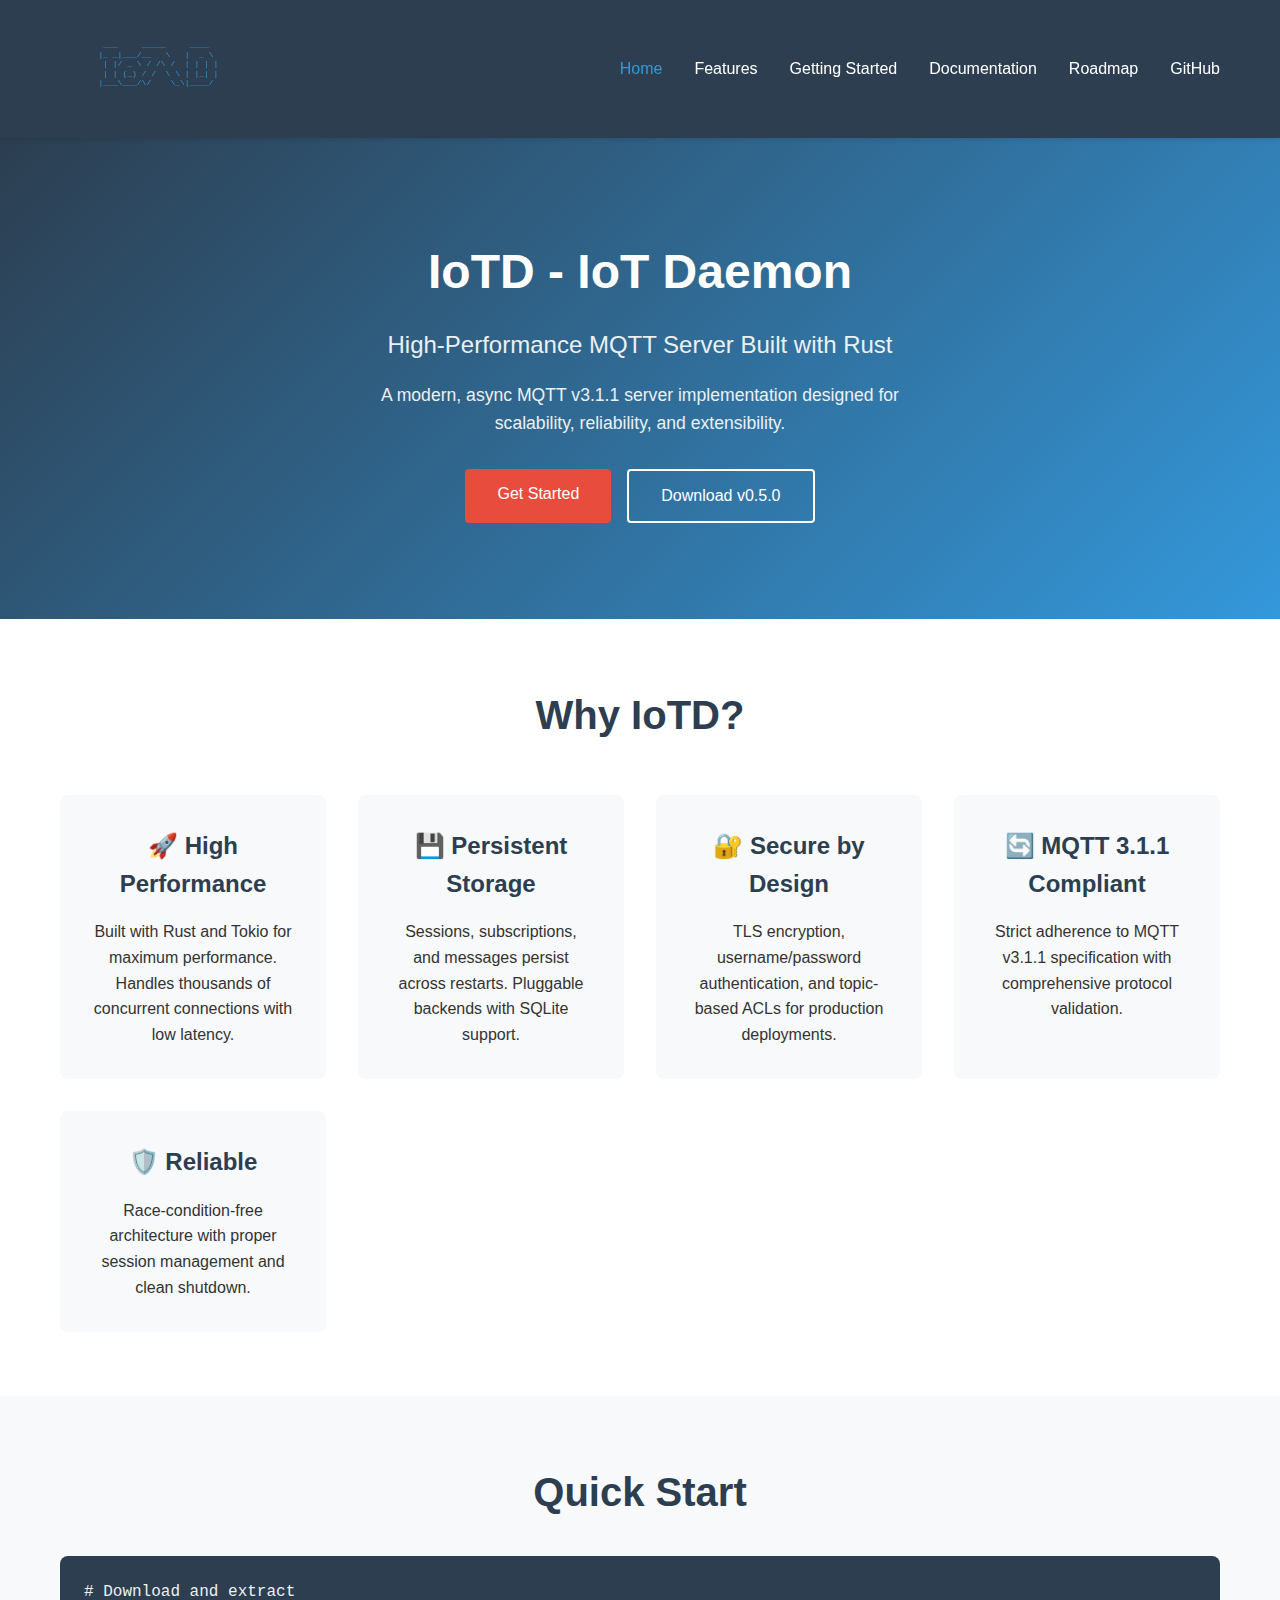
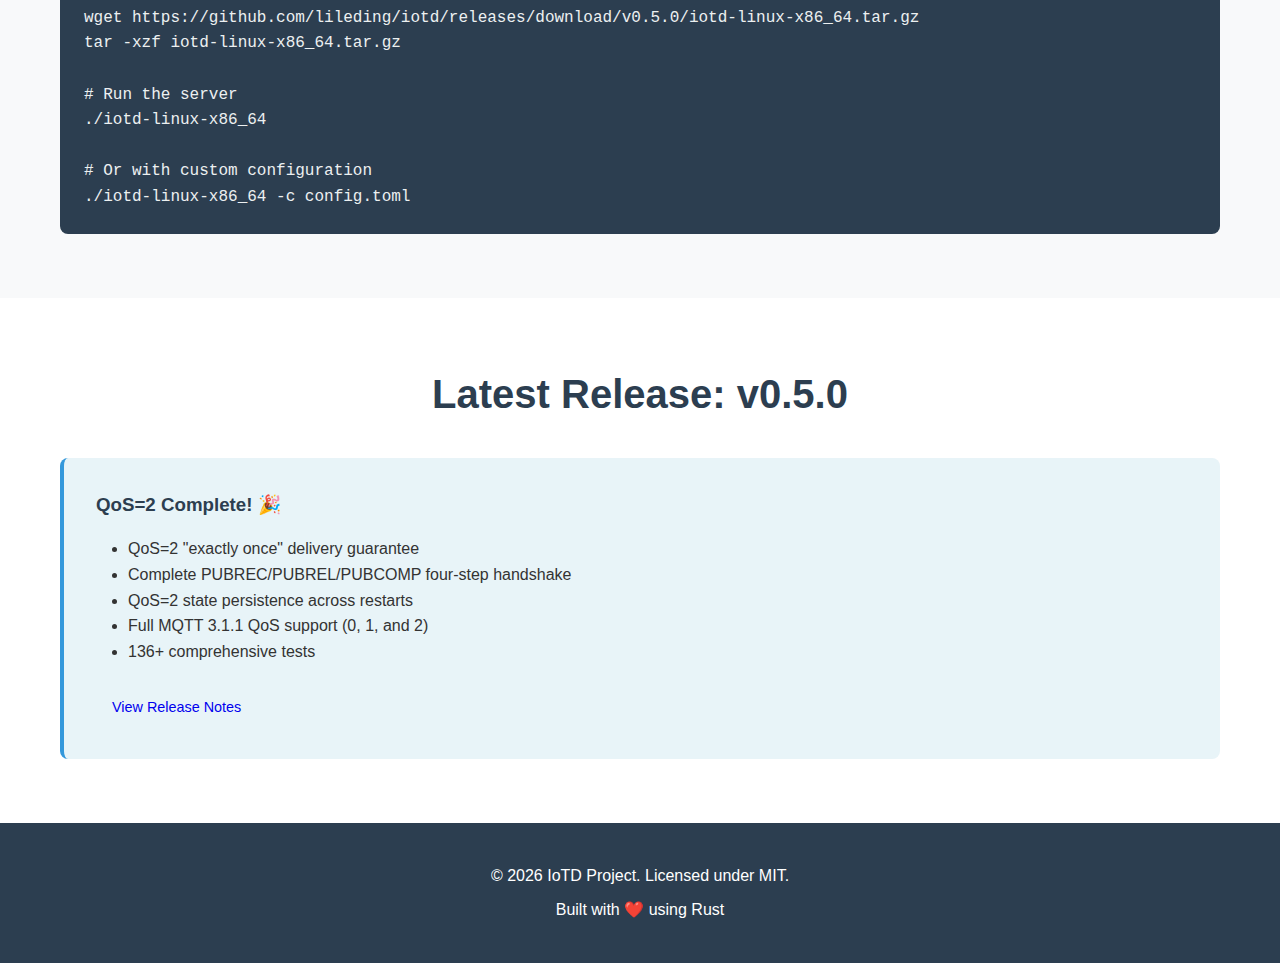
<file: docs/index.html>
<!DOCTYPE html>
<html lang="en">
<head>
    <meta charset="UTF-8">
    <meta name="viewport" content="width=device-width, initial-scale=1.0">
    <title>IoTD - High-Performance MQTT Daemon</title>
    <link rel="stylesheet" href="style.css">
</head>
<body>
    <nav>
        <div class="nav-container">
            <div class="logo">
                <pre>
    ___     _____     ____  
   |_ _|___/__   \   |  _ \ 
    | |/ _ \ / /\ /  | | | |
    | | (_) / /  \ \ | |_| |
   |___\___/\/    \_\|____/ 
                </pre>
            </div>
            <ul>
                <li><a href="index.html" class="active">Home</a></li>
                <li><a href="features.html">Features</a></li>
                <li><a href="getting-started.html">Getting Started</a></li>
                <li><a href="documentation.html">Documentation</a></li>
                <li><a href="roadmap.html">Roadmap</a></li>
                <li><a href="https://github.com/lileding/iotd">GitHub</a></li>
            </ul>
        </div>
    </nav>

    <header class="hero">
        <div class="hero-content">
            <h1>IoTD - IoT Daemon</h1>
            <p class="tagline">High-Performance MQTT Server Built with Rust</p>
            <p class="description">A modern, async MQTT v3.1.1 server implementation designed for scalability, reliability, and extensibility.</p>
            <div class="cta-buttons">
                <a href="getting-started.html" class="btn btn-primary">Get Started</a>
                <a href="https://github.com/lileding/iotd/releases/latest" class="btn btn-secondary">Download v0.5.0</a>
            </div>
        </div>
    </header>

    <section class="features-overview">
        <div class="container">
            <h2>Why IoTD?</h2>
            <div class="feature-grid">
                <div class="feature-card">
                    <h3>🚀 High Performance</h3>
                    <p>Built with Rust and Tokio for maximum performance. Handles thousands of concurrent connections with low latency.</p>
                </div>
                <div class="feature-card">
                    <h3>💾 Persistent Storage</h3>
                    <p>Sessions, subscriptions, and messages persist across restarts. Pluggable backends with SQLite support.</p>
                </div>
                <div class="feature-card">
                    <h3>🔐 Secure by Design</h3>
                    <p>TLS encryption, username/password authentication, and topic-based ACLs for production deployments.</p>
                </div>
                <div class="feature-card">
                    <h3>🔄 MQTT 3.1.1 Compliant</h3>
                    <p>Strict adherence to MQTT v3.1.1 specification with comprehensive protocol validation.</p>
                </div>
                <div class="feature-card">
                    <h3>🛡️ Reliable</h3>
                    <p>Race-condition-free architecture with proper session management and clean shutdown.</p>
                </div>
            </div>
        </div>
    </section>

    <section class="quick-start">
        <div class="container">
            <h2>Quick Start</h2>
            <pre><code># Download and extract
wget https://github.com/lileding/iotd/releases/download/v0.5.0/iotd-linux-x86_64.tar.gz
tar -xzf iotd-linux-x86_64.tar.gz

# Run the server
./iotd-linux-x86_64

# Or with custom configuration
./iotd-linux-x86_64 -c config.toml</code></pre>
        </div>
    </section>

    <section class="latest-release">
        <div class="container">
            <h2>Latest Release: v0.5.0</h2>
            <div class="release-info">
                <h3>QoS=2 Complete! 🎉</h3>
                <ul>
                    <li>QoS=2 "exactly once" delivery guarantee</li>
                    <li>Complete PUBREC/PUBREL/PUBCOMP four-step handshake</li>
                    <li>QoS=2 state persistence across restarts</li>
                    <li>Full MQTT 3.1.1 QoS support (0, 1, and 2)</li>
                    <li>136+ comprehensive tests</li>
                </ul>
                <a href="https://github.com/lileding/iotd/releases/tag/v0.5.0" class="btn btn-small">View Release Notes</a>
            </div>
        </div>
    </section>

    <footer>
        <div class="container">
            <p>&copy; 2026 IoTD Project. Licensed under MIT.</p>
            <p>Built with ❤️ using Rust</p>
        </div>
    </footer>
</body>
</html>
</file>
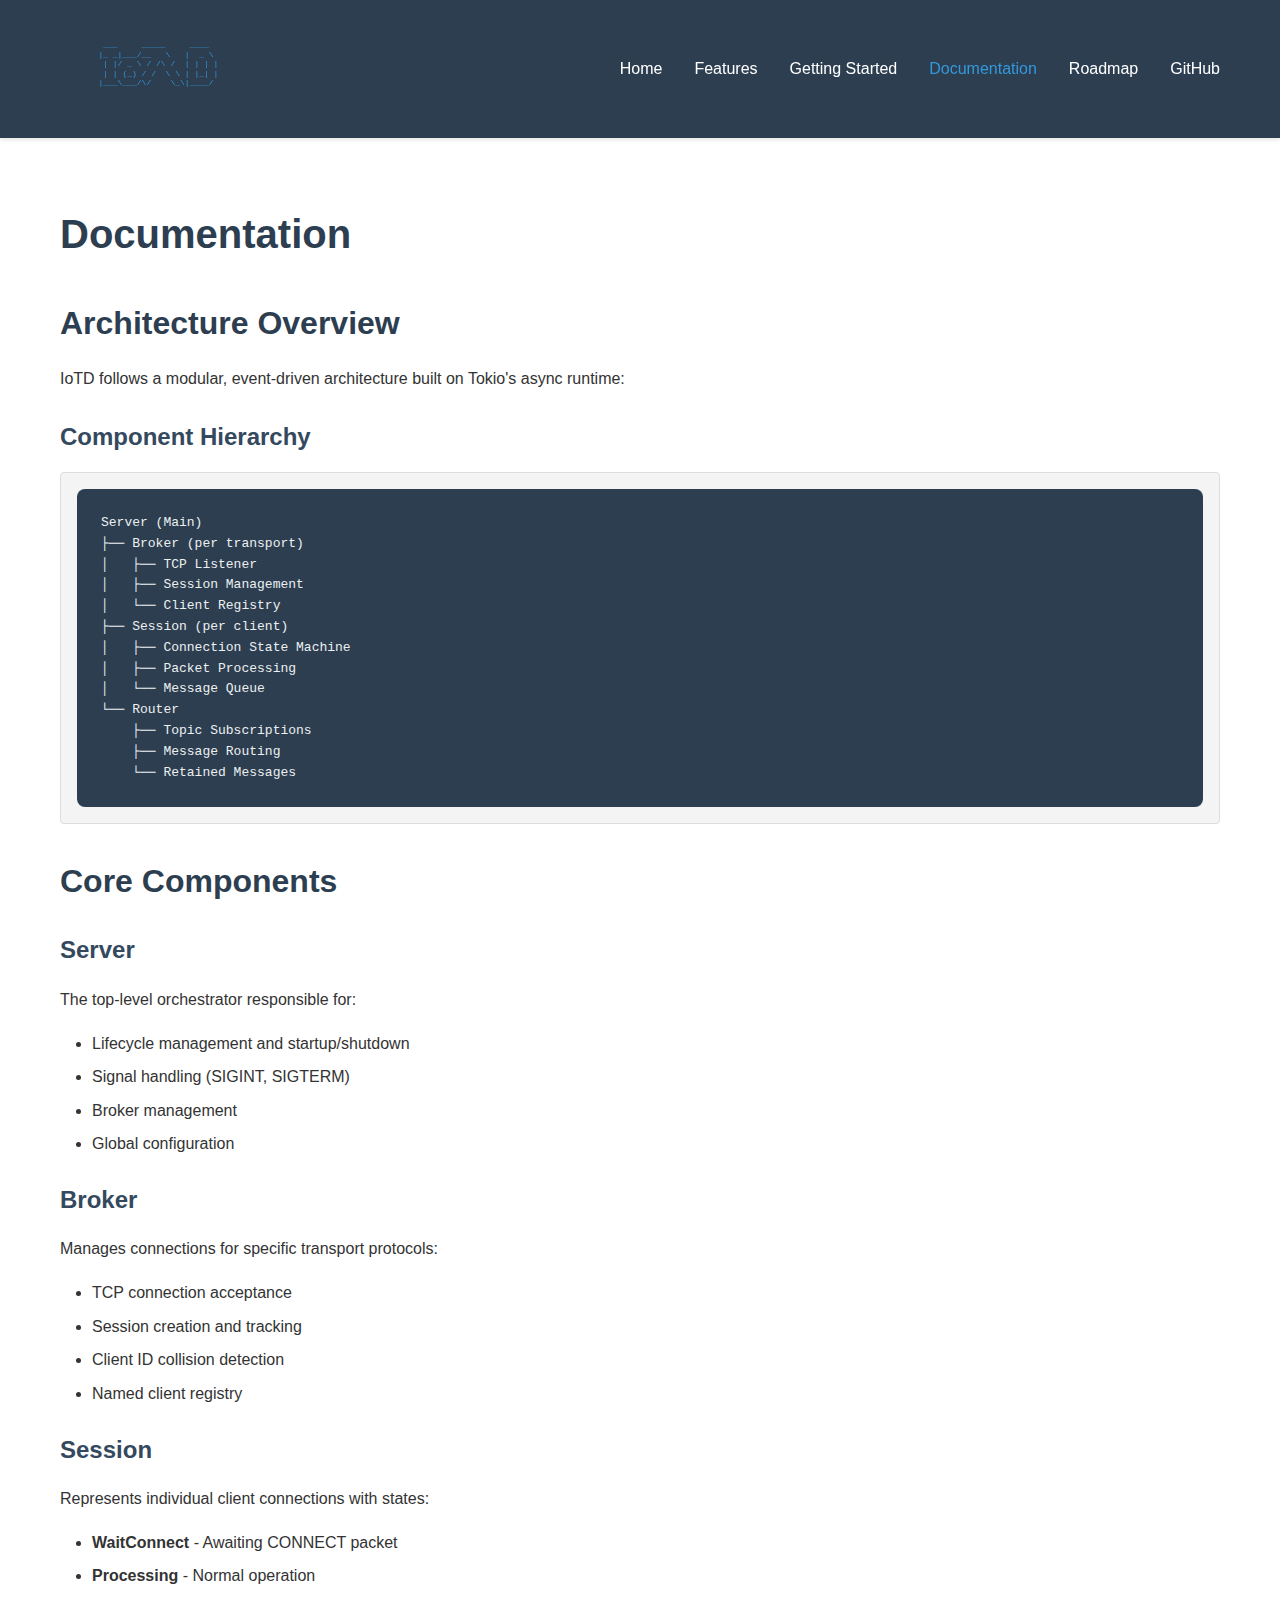
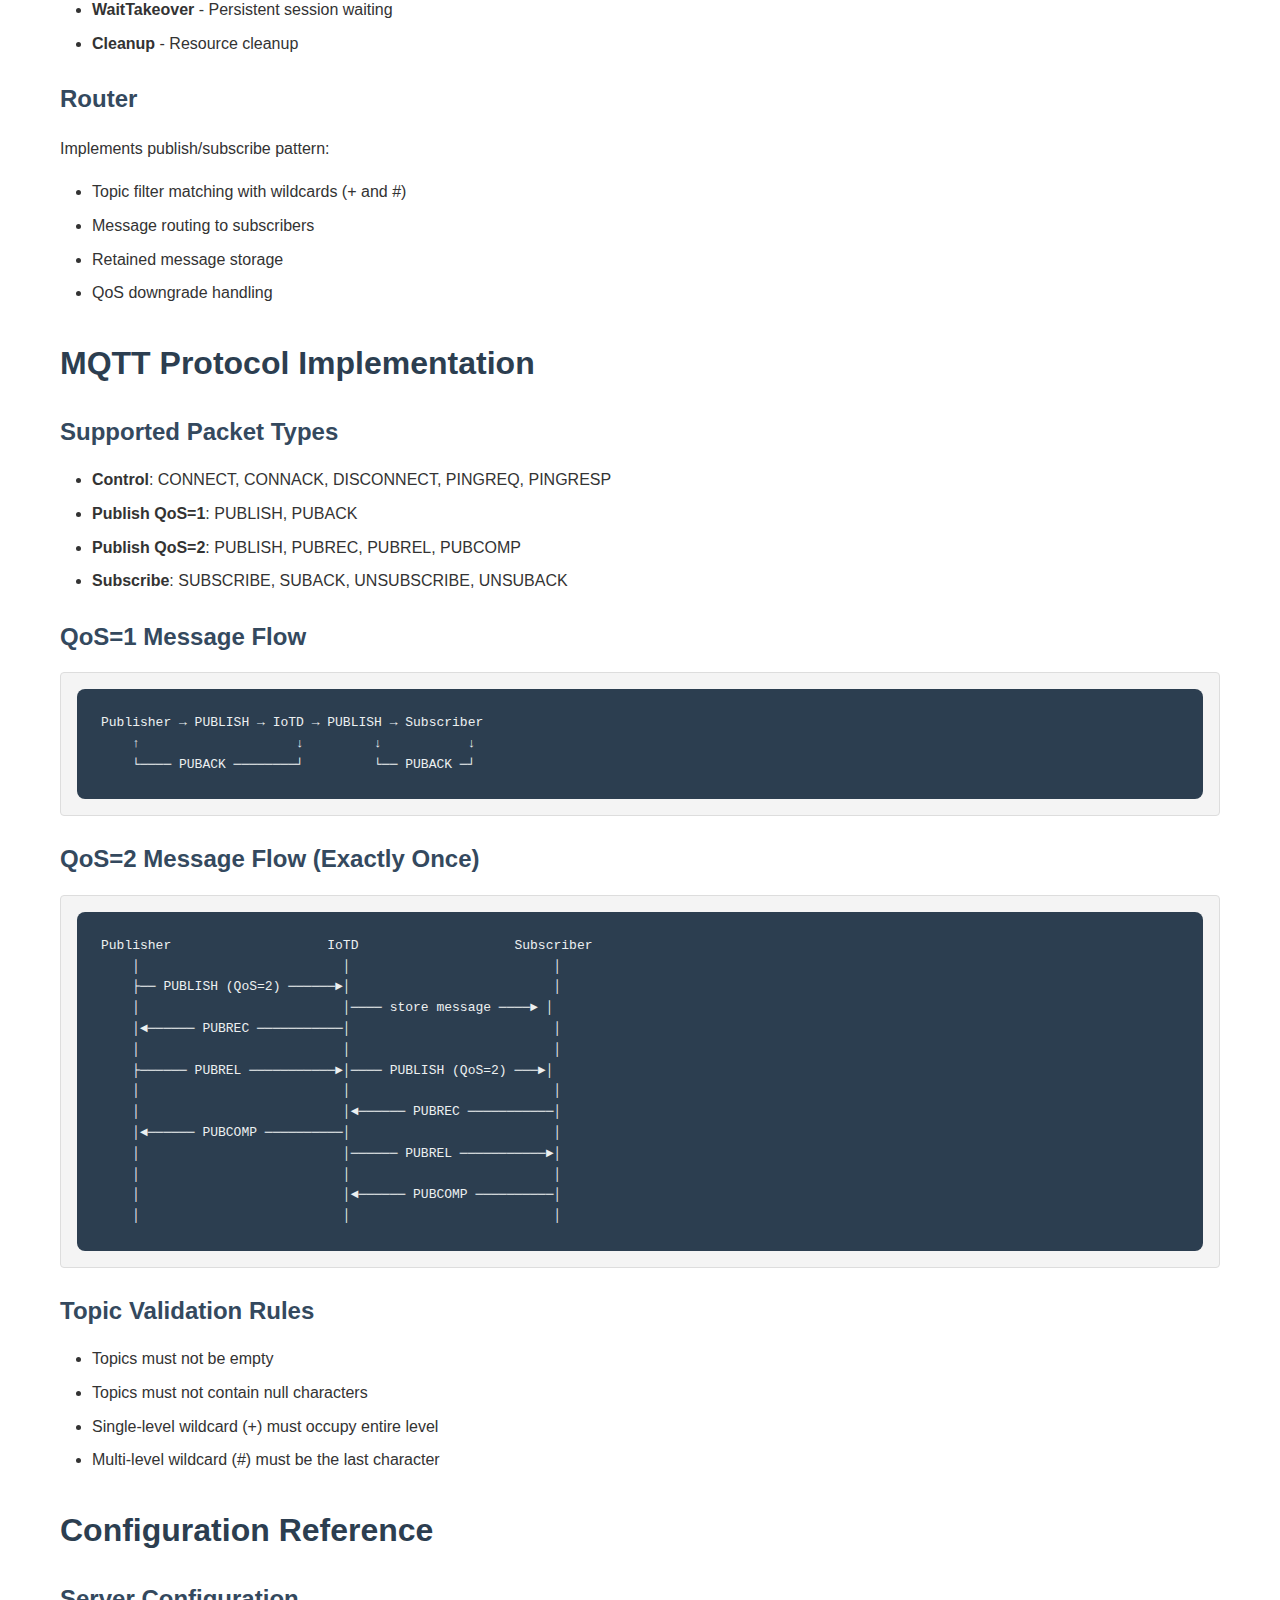
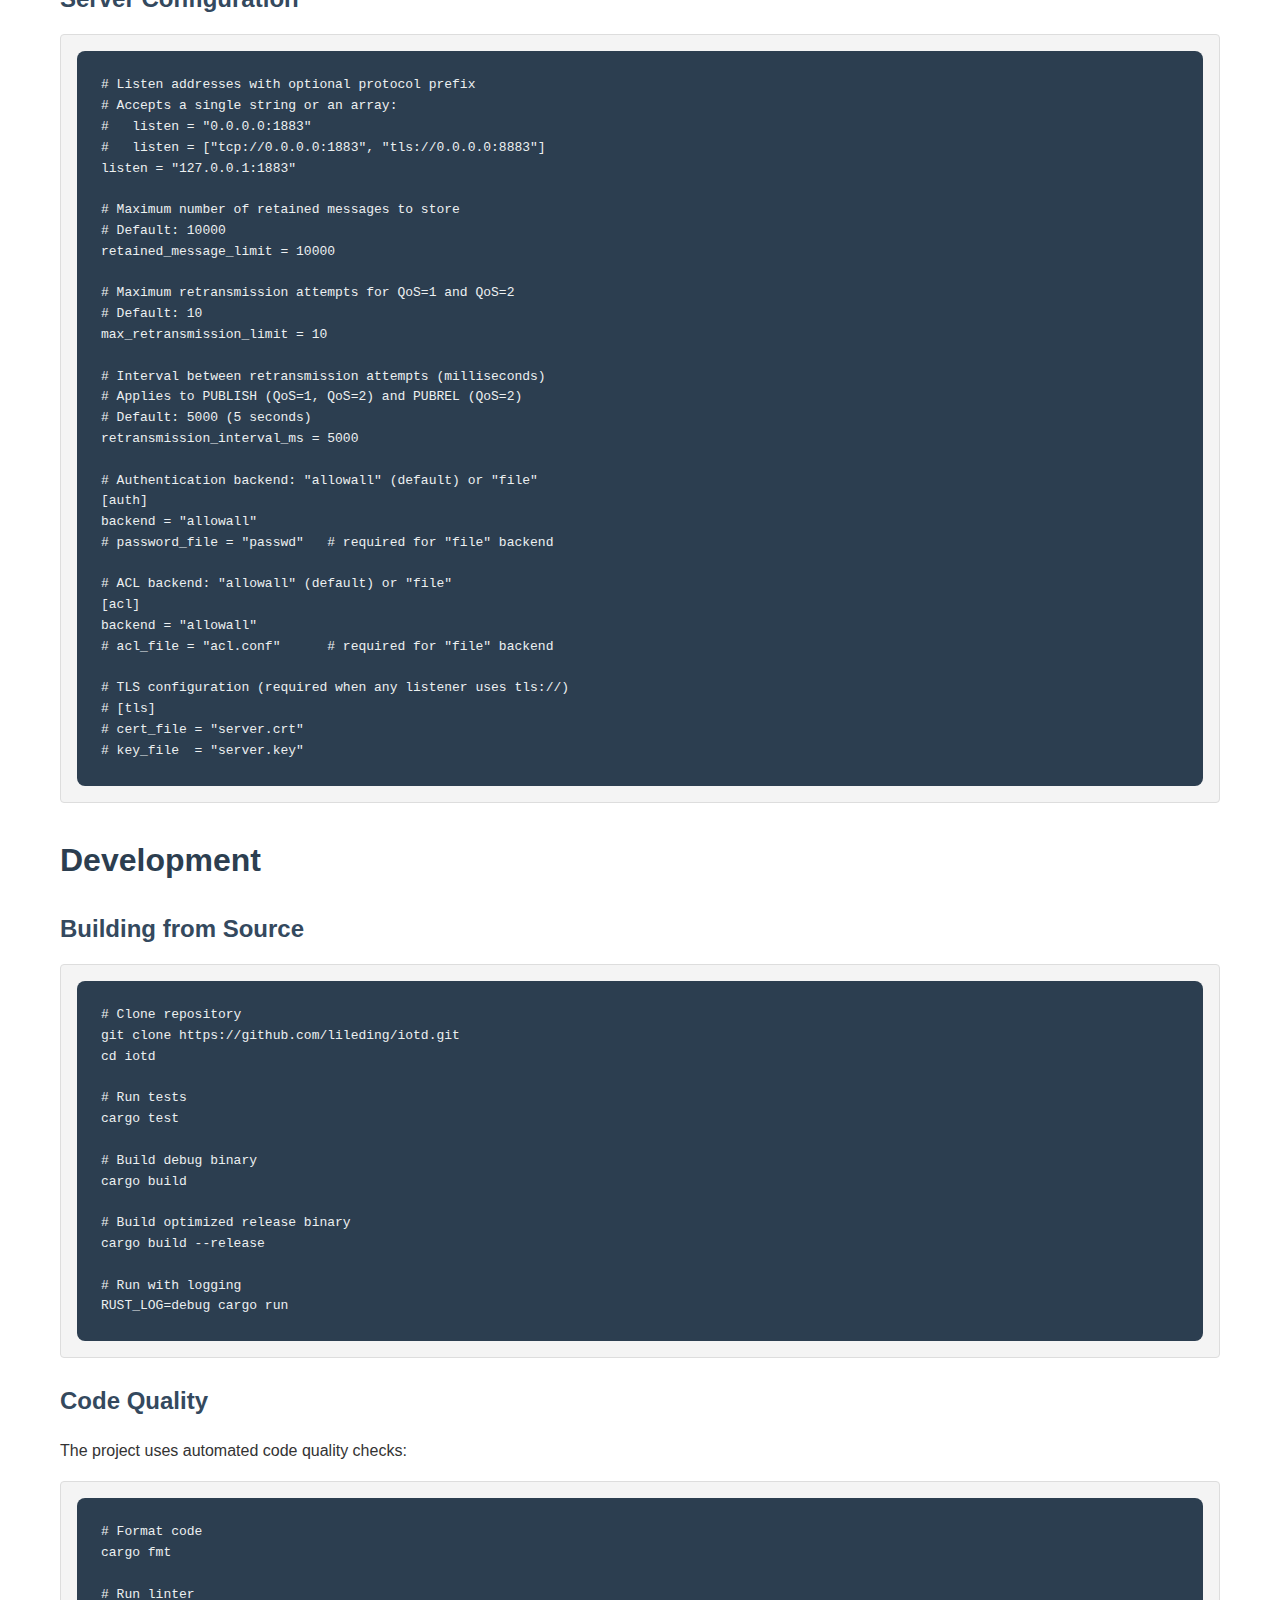
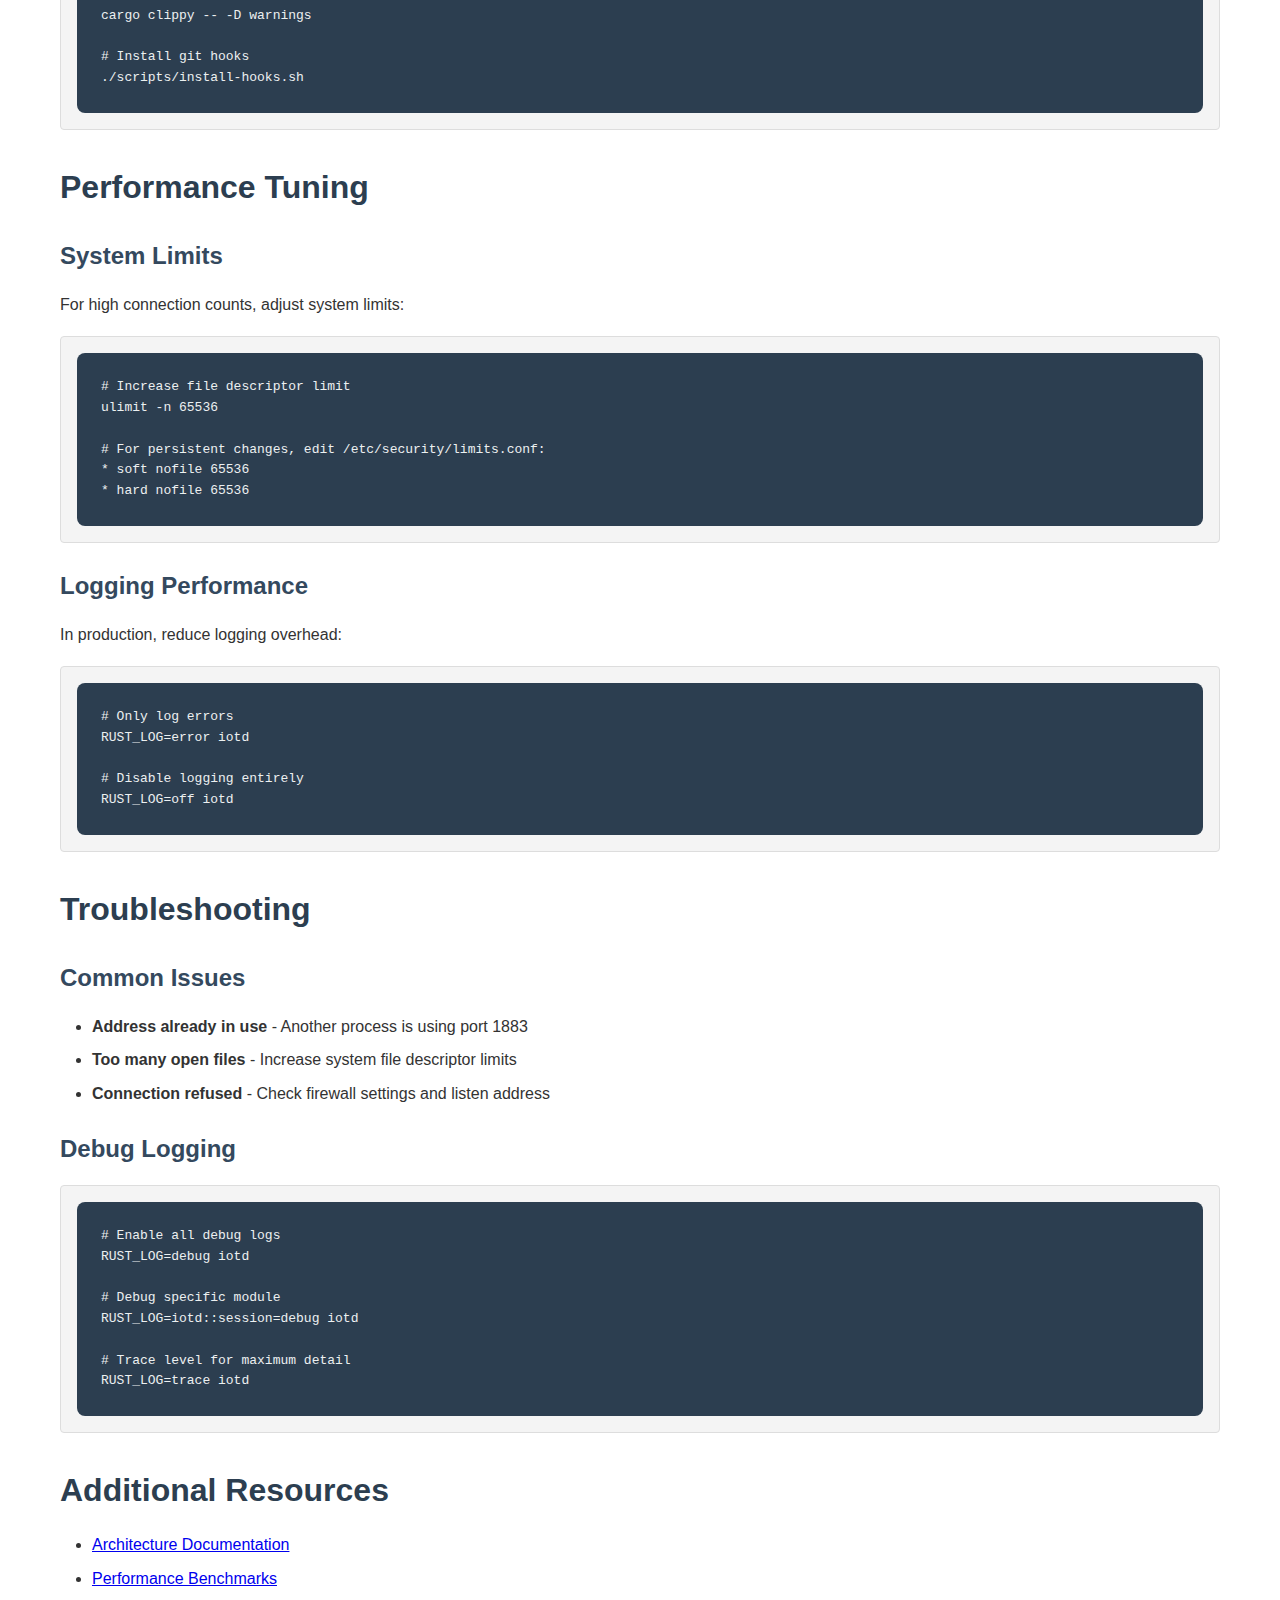
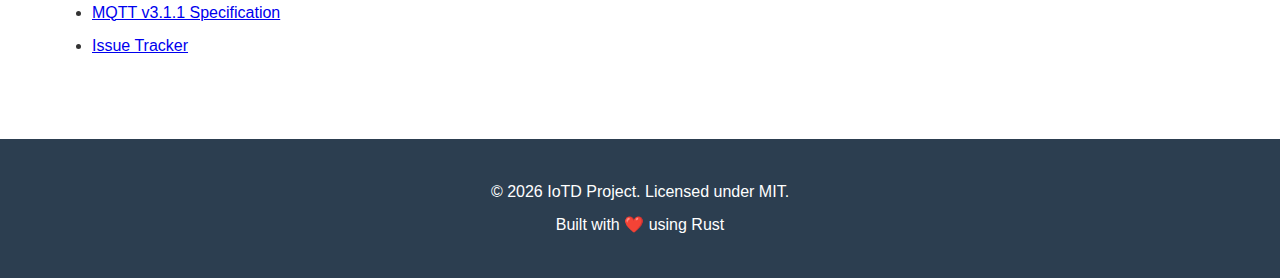
<file: docs/documentation.html>
<!DOCTYPE html>
<html lang="en">
<head>
    <meta charset="UTF-8">
    <meta name="viewport" content="width=device-width, initial-scale=1.0">
    <title>Documentation - IoTD</title>
    <link rel="stylesheet" href="style.css">
</head>
<body>
    <nav>
        <div class="nav-container">
            <div class="logo">
                <pre>
    ___     _____     ____  
   |_ _|___/__   \   |  _ \ 
    | |/ _ \ / /\ /  | | | |
    | | (_) / /  \ \ | |_| |
   |___\___/\/    \_\|____/ 
                </pre>
            </div>
            <ul>
                <li><a href="index.html">Home</a></li>
                <li><a href="features.html">Features</a></li>
                <li><a href="getting-started.html">Getting Started</a></li>
                <li><a href="documentation.html" class="active">Documentation</a></li>
                <li><a href="roadmap.html">Roadmap</a></li>
                <li><a href="https://github.com/lileding/iotd">GitHub</a></li>
            </ul>
        </div>
    </nav>

    <div class="content-page">
        <div class="container">
            <h1>Documentation</h1>
            
            <h2>Architecture Overview</h2>
            <p>IoTD follows a modular, event-driven architecture built on Tokio's async runtime:</p>
            
            <h3>Component Hierarchy</h3>
            <div class="code-block">
                <pre>Server (Main)
├── Broker (per transport)
│   ├── TCP Listener
│   ├── Session Management
│   └── Client Registry
├── Session (per client)
│   ├── Connection State Machine
│   ├── Packet Processing
│   └── Message Queue
└── Router
    ├── Topic Subscriptions
    ├── Message Routing
    └── Retained Messages</pre>
            </div>

            <h2>Core Components</h2>
            
            <h3>Server</h3>
            <p>The top-level orchestrator responsible for:</p>
            <ul>
                <li>Lifecycle management and startup/shutdown</li>
                <li>Signal handling (SIGINT, SIGTERM)</li>
                <li>Broker management</li>
                <li>Global configuration</li>
            </ul>

            <h3>Broker</h3>
            <p>Manages connections for specific transport protocols:</p>
            <ul>
                <li>TCP connection acceptance</li>
                <li>Session creation and tracking</li>
                <li>Client ID collision detection</li>
                <li>Named client registry</li>
            </ul>

            <h3>Session</h3>
            <p>Represents individual client connections with states:</p>
            <ul>
                <li><strong>WaitConnect</strong> - Awaiting CONNECT packet</li>
                <li><strong>Processing</strong> - Normal operation</li>
                <li><strong>WaitTakeover</strong> - Persistent session waiting</li>
                <li><strong>Cleanup</strong> - Resource cleanup</li>
            </ul>

            <h3>Router</h3>
            <p>Implements publish/subscribe pattern:</p>
            <ul>
                <li>Topic filter matching with wildcards (+ and #)</li>
                <li>Message routing to subscribers</li>
                <li>Retained message storage</li>
                <li>QoS downgrade handling</li>
            </ul>

            <h2>MQTT Protocol Implementation</h2>
            
            <h3>Supported Packet Types</h3>
            <ul>
                <li><strong>Control</strong>: CONNECT, CONNACK, DISCONNECT, PINGREQ, PINGRESP</li>
                <li><strong>Publish QoS=1</strong>: PUBLISH, PUBACK</li>
                <li><strong>Publish QoS=2</strong>: PUBLISH, PUBREC, PUBREL, PUBCOMP</li>
                <li><strong>Subscribe</strong>: SUBSCRIBE, SUBACK, UNSUBSCRIBE, UNSUBACK</li>
            </ul>

            <h3>QoS=1 Message Flow</h3>
            <div class="code-block">
                <pre>Publisher → PUBLISH → IoTD → PUBLISH → Subscriber
    ↑                    ↓         ↓           ↓
    └──── PUBACK ────────┘         └── PUBACK ─┘</pre>
            </div>

            <h3>QoS=2 Message Flow (Exactly Once)</h3>
            <div class="code-block">
                <pre>Publisher                    IoTD                    Subscriber
    │                          │                          │
    ├── PUBLISH (QoS=2) ──────►│                          │
    │                          │──── store message ────► │
    │◄────── PUBREC ───────────│                          │
    │                          │                          │
    ├────── PUBREL ───────────►│──── PUBLISH (QoS=2) ───►│
    │                          │                          │
    │                          │◄────── PUBREC ───────────│
    │◄────── PUBCOMP ──────────│                          │
    │                          │────── PUBREL ───────────►│
    │                          │                          │
    │                          │◄────── PUBCOMP ──────────│
    │                          │                          │</pre>
            </div>

            <h3>Topic Validation Rules</h3>
            <ul>
                <li>Topics must not be empty</li>
                <li>Topics must not contain null characters</li>
                <li>Single-level wildcard (+) must occupy entire level</li>
                <li>Multi-level wildcard (#) must be the last character</li>
            </ul>

            <h2>Configuration Reference</h2>

            <h3>Server Configuration</h3>
            <div class="code-block">
                <pre># Listen addresses with optional protocol prefix
# Accepts a single string or an array:
#   listen = "0.0.0.0:1883"
#   listen = ["tcp://0.0.0.0:1883", "tls://0.0.0.0:8883"]
listen = "127.0.0.1:1883"

# Maximum number of retained messages to store
# Default: 10000
retained_message_limit = 10000

# Maximum retransmission attempts for QoS=1 and QoS=2
# Default: 10
max_retransmission_limit = 10

# Interval between retransmission attempts (milliseconds)
# Applies to PUBLISH (QoS=1, QoS=2) and PUBREL (QoS=2)
# Default: 5000 (5 seconds)
retransmission_interval_ms = 5000

# Authentication backend: "allowall" (default) or "file"
[auth]
backend = "allowall"
# password_file = "passwd"   # required for "file" backend

# ACL backend: "allowall" (default) or "file"
[acl]
backend = "allowall"
# acl_file = "acl.conf"      # required for "file" backend

# TLS configuration (required when any listener uses tls://)
# [tls]
# cert_file = "server.crt"
# key_file  = "server.key"</pre>
            </div>

            <h2>Development</h2>
            
            <h3>Building from Source</h3>
            <div class="code-block">
                <pre># Clone repository
git clone https://github.com/lileding/iotd.git
cd iotd

# Run tests
cargo test

# Build debug binary
cargo build

# Build optimized release binary
cargo build --release

# Run with logging
RUST_LOG=debug cargo run</pre>
            </div>

            <h3>Code Quality</h3>
            <p>The project uses automated code quality checks:</p>
            <div class="code-block">
                <pre># Format code
cargo fmt

# Run linter
cargo clippy -- -D warnings

# Install git hooks
./scripts/install-hooks.sh</pre>
            </div>

            <h2>Performance Tuning</h2>
            
            <h3>System Limits</h3>
            <p>For high connection counts, adjust system limits:</p>
            <div class="code-block">
                <pre># Increase file descriptor limit
ulimit -n 65536

# For persistent changes, edit /etc/security/limits.conf:
* soft nofile 65536
* hard nofile 65536</pre>
            </div>

            <h3>Logging Performance</h3>
            <p>In production, reduce logging overhead:</p>
            <div class="code-block">
                <pre># Only log errors
RUST_LOG=error iotd

# Disable logging entirely
RUST_LOG=off iotd</pre>
            </div>

            <h2>Troubleshooting</h2>
            
            <h3>Common Issues</h3>
            <ul>
                <li><strong>Address already in use</strong> - Another process is using port 1883</li>
                <li><strong>Too many open files</strong> - Increase system file descriptor limits</li>
                <li><strong>Connection refused</strong> - Check firewall settings and listen address</li>
            </ul>

            <h3>Debug Logging</h3>
            <div class="code-block">
                <pre># Enable all debug logs
RUST_LOG=debug iotd

# Debug specific module
RUST_LOG=iotd::session=debug iotd

# Trace level for maximum detail
RUST_LOG=trace iotd</pre>
            </div>

            <h2>Additional Resources</h2>
            <ul>
                <li><a href="https://github.com/lileding/iotd/blob/main/docs/arch.md">Architecture Documentation</a></li>
                <li><a href="https://github.com/lileding/iotd/blob/main/BENCHMARKS.md">Performance Benchmarks</a></li>
                <li><a href="https://docs.oasis-open.org/mqtt/mqtt/v3.1.1/mqtt-v3.1.1.html">MQTT v3.1.1 Specification</a></li>
                <li><a href="https://github.com/lileding/iotd/issues">Issue Tracker</a></li>
            </ul>
        </div>
    </div>

    <footer>
        <div class="container">
            <p>&copy; 2026 IoTD Project. Licensed under MIT.</p>
            <p>Built with ❤️ using Rust</p>
        </div>
    </footer>
</body>
</html>
</file>
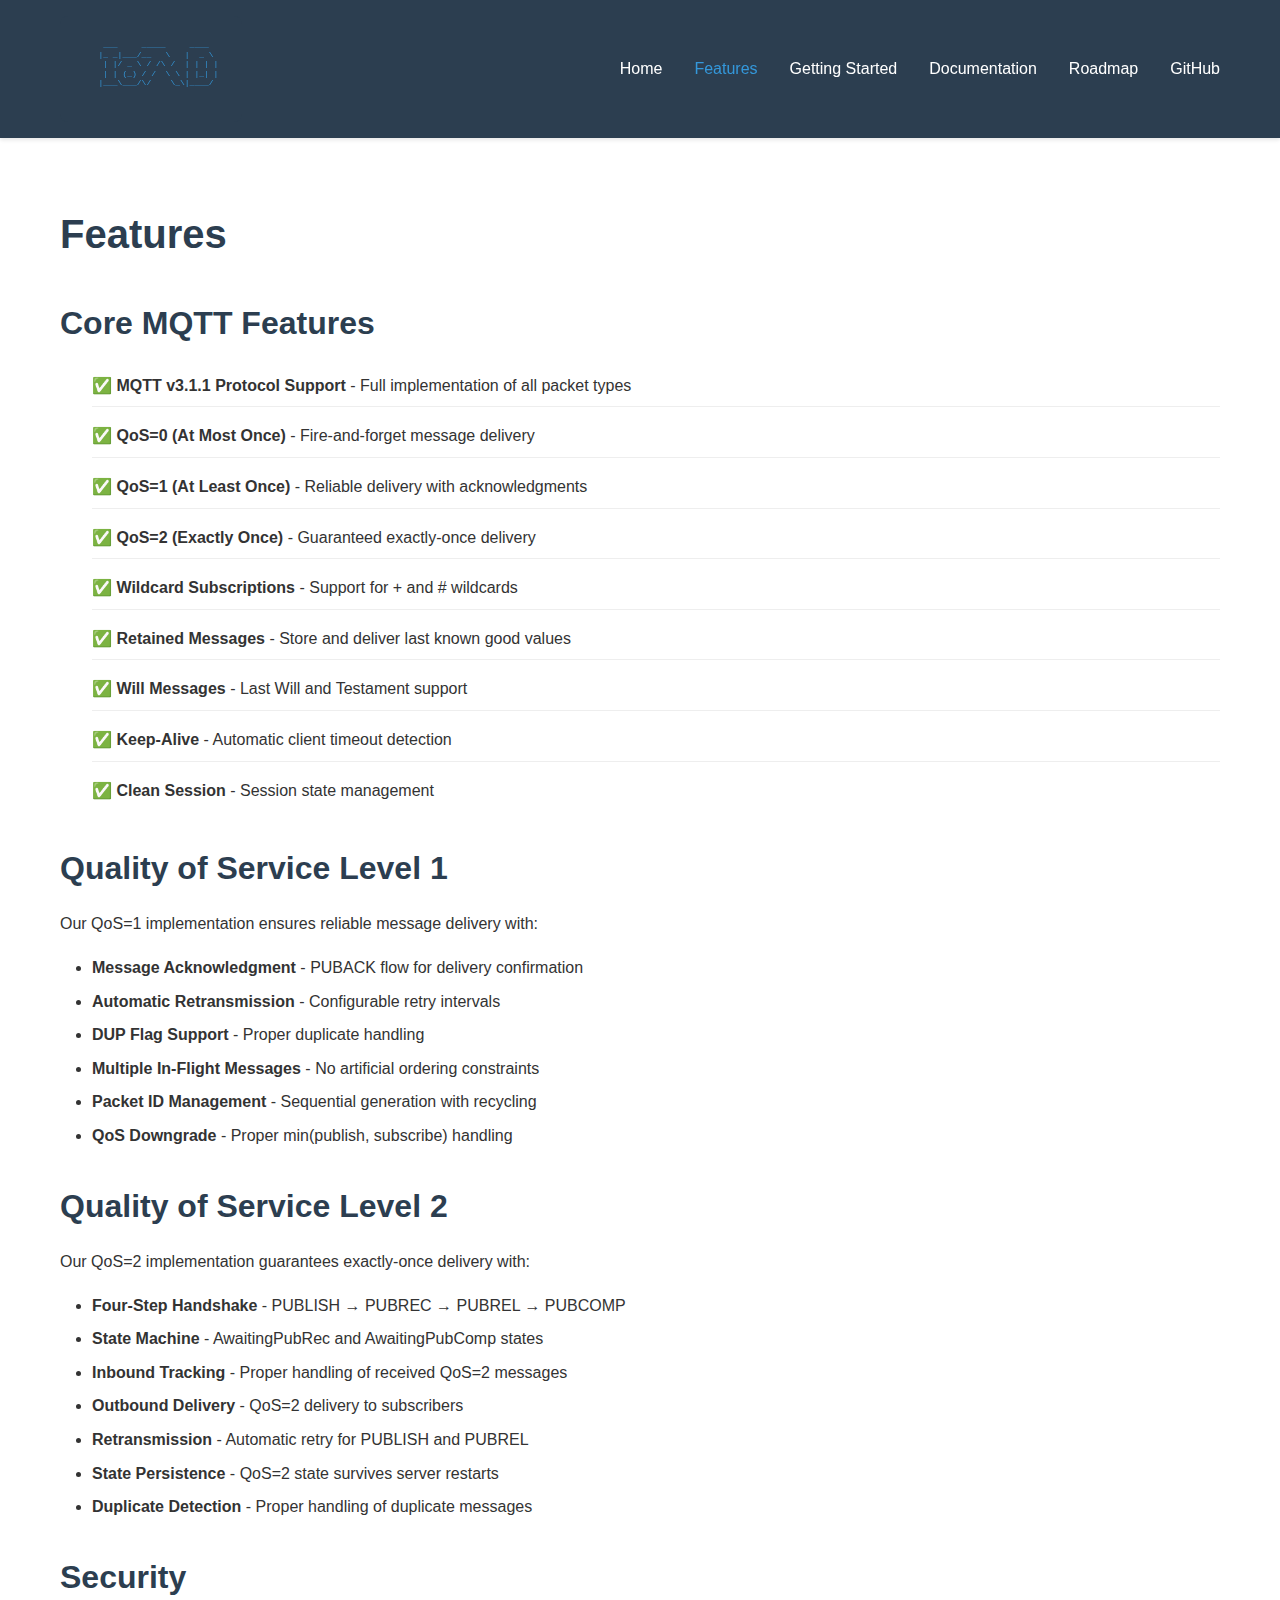
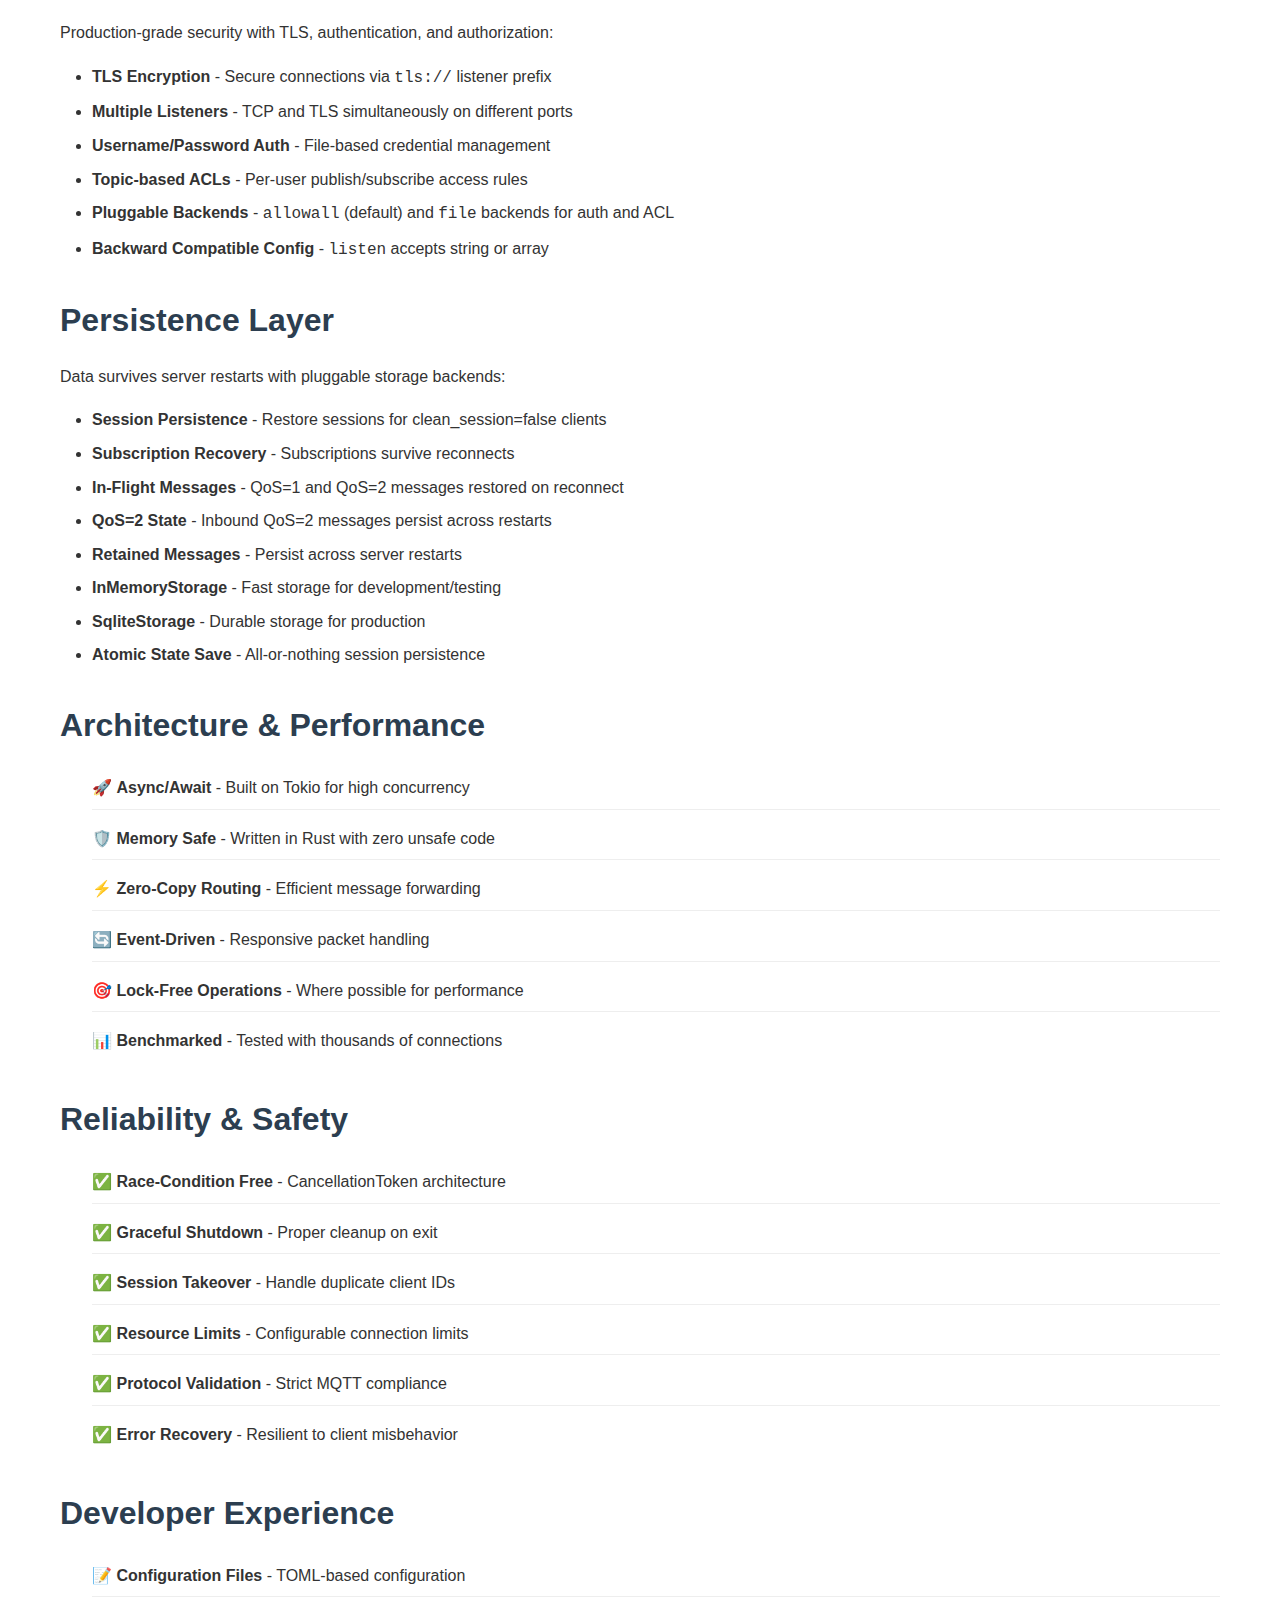
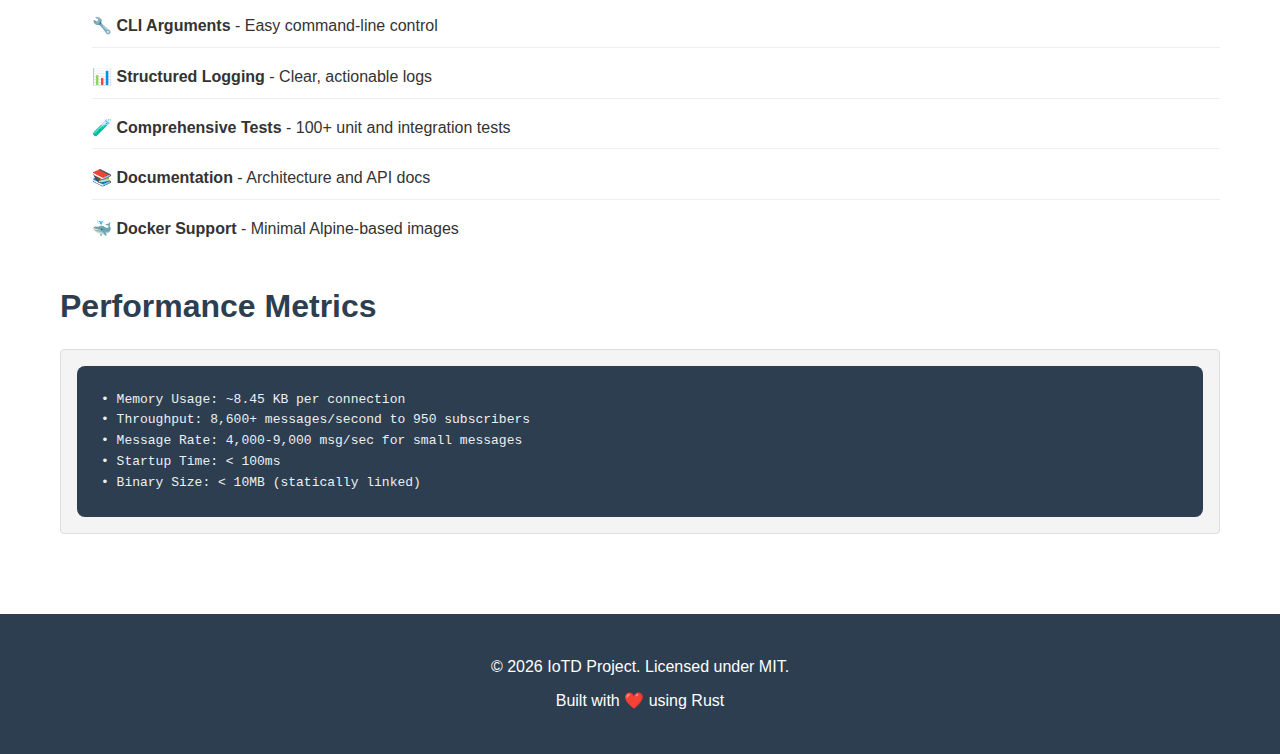
<file: docs/features.html>
<!DOCTYPE html>
<html lang="en">
<head>
    <meta charset="UTF-8">
    <meta name="viewport" content="width=device-width, initial-scale=1.0">
    <title>Features - IoTD</title>
    <link rel="stylesheet" href="style.css">
</head>
<body>
    <nav>
        <div class="nav-container">
            <div class="logo">
                <pre>
    ___     _____     ____  
   |_ _|___/__   \   |  _ \ 
    | |/ _ \ / /\ /  | | | |
    | | (_) / /  \ \ | |_| |
   |___\___/\/    \_\|____/ 
                </pre>
            </div>
            <ul>
                <li><a href="index.html">Home</a></li>
                <li><a href="features.html" class="active">Features</a></li>
                <li><a href="getting-started.html">Getting Started</a></li>
                <li><a href="documentation.html">Documentation</a></li>
                <li><a href="roadmap.html">Roadmap</a></li>
                <li><a href="https://github.com/lileding/iotd">GitHub</a></li>
            </ul>
        </div>
    </nav>

    <div class="content-page">
        <div class="container">
            <h1>Features</h1>
            
            <h2>Core MQTT Features</h2>
            <ul class="feature-list">
                <li>✅ <strong>MQTT v3.1.1 Protocol Support</strong> - Full implementation of all packet types</li>
                <li>✅ <strong>QoS=0 (At Most Once)</strong> - Fire-and-forget message delivery</li>
                <li>✅ <strong>QoS=1 (At Least Once)</strong> - Reliable delivery with acknowledgments</li>
                <li>✅ <strong>QoS=2 (Exactly Once)</strong> - Guaranteed exactly-once delivery</li>
                <li>✅ <strong>Wildcard Subscriptions</strong> - Support for + and # wildcards</li>
                <li>✅ <strong>Retained Messages</strong> - Store and deliver last known good values</li>
                <li>✅ <strong>Will Messages</strong> - Last Will and Testament support</li>
                <li>✅ <strong>Keep-Alive</strong> - Automatic client timeout detection</li>
                <li>✅ <strong>Clean Session</strong> - Session state management</li>
            </ul>

            <h2>Quality of Service Level 1</h2>
            <p>Our QoS=1 implementation ensures reliable message delivery with:</p>
            <ul>
                <li><strong>Message Acknowledgment</strong> - PUBACK flow for delivery confirmation</li>
                <li><strong>Automatic Retransmission</strong> - Configurable retry intervals</li>
                <li><strong>DUP Flag Support</strong> - Proper duplicate handling</li>
                <li><strong>Multiple In-Flight Messages</strong> - No artificial ordering constraints</li>
                <li><strong>Packet ID Management</strong> - Sequential generation with recycling</li>
                <li><strong>QoS Downgrade</strong> - Proper min(publish, subscribe) handling</li>
            </ul>

            <h2>Quality of Service Level 2</h2>
            <p>Our QoS=2 implementation guarantees exactly-once delivery with:</p>
            <ul>
                <li><strong>Four-Step Handshake</strong> - PUBLISH → PUBREC → PUBREL → PUBCOMP</li>
                <li><strong>State Machine</strong> - AwaitingPubRec and AwaitingPubComp states</li>
                <li><strong>Inbound Tracking</strong> - Proper handling of received QoS=2 messages</li>
                <li><strong>Outbound Delivery</strong> - QoS=2 delivery to subscribers</li>
                <li><strong>Retransmission</strong> - Automatic retry for PUBLISH and PUBREL</li>
                <li><strong>State Persistence</strong> - QoS=2 state survives server restarts</li>
                <li><strong>Duplicate Detection</strong> - Proper handling of duplicate messages</li>
            </ul>

            <h2>Security</h2>
            <p>Production-grade security with TLS, authentication, and authorization:</p>
            <ul>
                <li><strong>TLS Encryption</strong> - Secure connections via <code>tls://</code> listener prefix</li>
                <li><strong>Multiple Listeners</strong> - TCP and TLS simultaneously on different ports</li>
                <li><strong>Username/Password Auth</strong> - File-based credential management</li>
                <li><strong>Topic-based ACLs</strong> - Per-user publish/subscribe access rules</li>
                <li><strong>Pluggable Backends</strong> - <code>allowall</code> (default) and <code>file</code> backends for auth and ACL</li>
                <li><strong>Backward Compatible Config</strong> - <code>listen</code> accepts string or array</li>
            </ul>

            <h2>Persistence Layer</h2>
            <p>Data survives server restarts with pluggable storage backends:</p>
            <ul>
                <li><strong>Session Persistence</strong> - Restore sessions for clean_session=false clients</li>
                <li><strong>Subscription Recovery</strong> - Subscriptions survive reconnects</li>
                <li><strong>In-Flight Messages</strong> - QoS=1 and QoS=2 messages restored on reconnect</li>
                <li><strong>QoS=2 State</strong> - Inbound QoS=2 messages persist across restarts</li>
                <li><strong>Retained Messages</strong> - Persist across server restarts</li>
                <li><strong>InMemoryStorage</strong> - Fast storage for development/testing</li>
                <li><strong>SqliteStorage</strong> - Durable storage for production</li>
                <li><strong>Atomic State Save</strong> - All-or-nothing session persistence</li>
            </ul>

            <h2>Architecture & Performance</h2>
            <ul class="feature-list">
                <li>🚀 <strong>Async/Await</strong> - Built on Tokio for high concurrency</li>
                <li>🛡️ <strong>Memory Safe</strong> - Written in Rust with zero unsafe code</li>
                <li>⚡ <strong>Zero-Copy Routing</strong> - Efficient message forwarding</li>
                <li>🔄 <strong>Event-Driven</strong> - Responsive packet handling</li>
                <li>🎯 <strong>Lock-Free Operations</strong> - Where possible for performance</li>
                <li>📊 <strong>Benchmarked</strong> - Tested with thousands of connections</li>
            </ul>

            <h2>Reliability & Safety</h2>
            <ul class="feature-list">
                <li>✅ <strong>Race-Condition Free</strong> - CancellationToken architecture</li>
                <li>✅ <strong>Graceful Shutdown</strong> - Proper cleanup on exit</li>
                <li>✅ <strong>Session Takeover</strong> - Handle duplicate client IDs</li>
                <li>✅ <strong>Resource Limits</strong> - Configurable connection limits</li>
                <li>✅ <strong>Protocol Validation</strong> - Strict MQTT compliance</li>
                <li>✅ <strong>Error Recovery</strong> - Resilient to client misbehavior</li>
            </ul>

            <h2>Developer Experience</h2>
            <ul class="feature-list">
                <li>📝 <strong>Configuration Files</strong> - TOML-based configuration</li>
                <li>🔧 <strong>CLI Arguments</strong> - Easy command-line control</li>
                <li>📊 <strong>Structured Logging</strong> - Clear, actionable logs</li>
                <li>🧪 <strong>Comprehensive Tests</strong> - 100+ unit and integration tests</li>
                <li>📚 <strong>Documentation</strong> - Architecture and API docs</li>
                <li>🐳 <strong>Docker Support</strong> - Minimal Alpine-based images</li>
            </ul>

            <h2>Performance Metrics</h2>
            <div class="code-block">
                <pre>• Memory Usage: ~8.45 KB per connection
• Throughput: 8,600+ messages/second to 950 subscribers
• Message Rate: 4,000-9,000 msg/sec for small messages
• Startup Time: < 100ms
• Binary Size: < 10MB (statically linked)</pre>
            </div>
        </div>
    </div>

    <footer>
        <div class="container">
            <p>&copy; 2026 IoTD Project. Licensed under MIT.</p>
            <p>Built with ❤️ using Rust</p>
        </div>
    </footer>
</body>
</html>
</file>
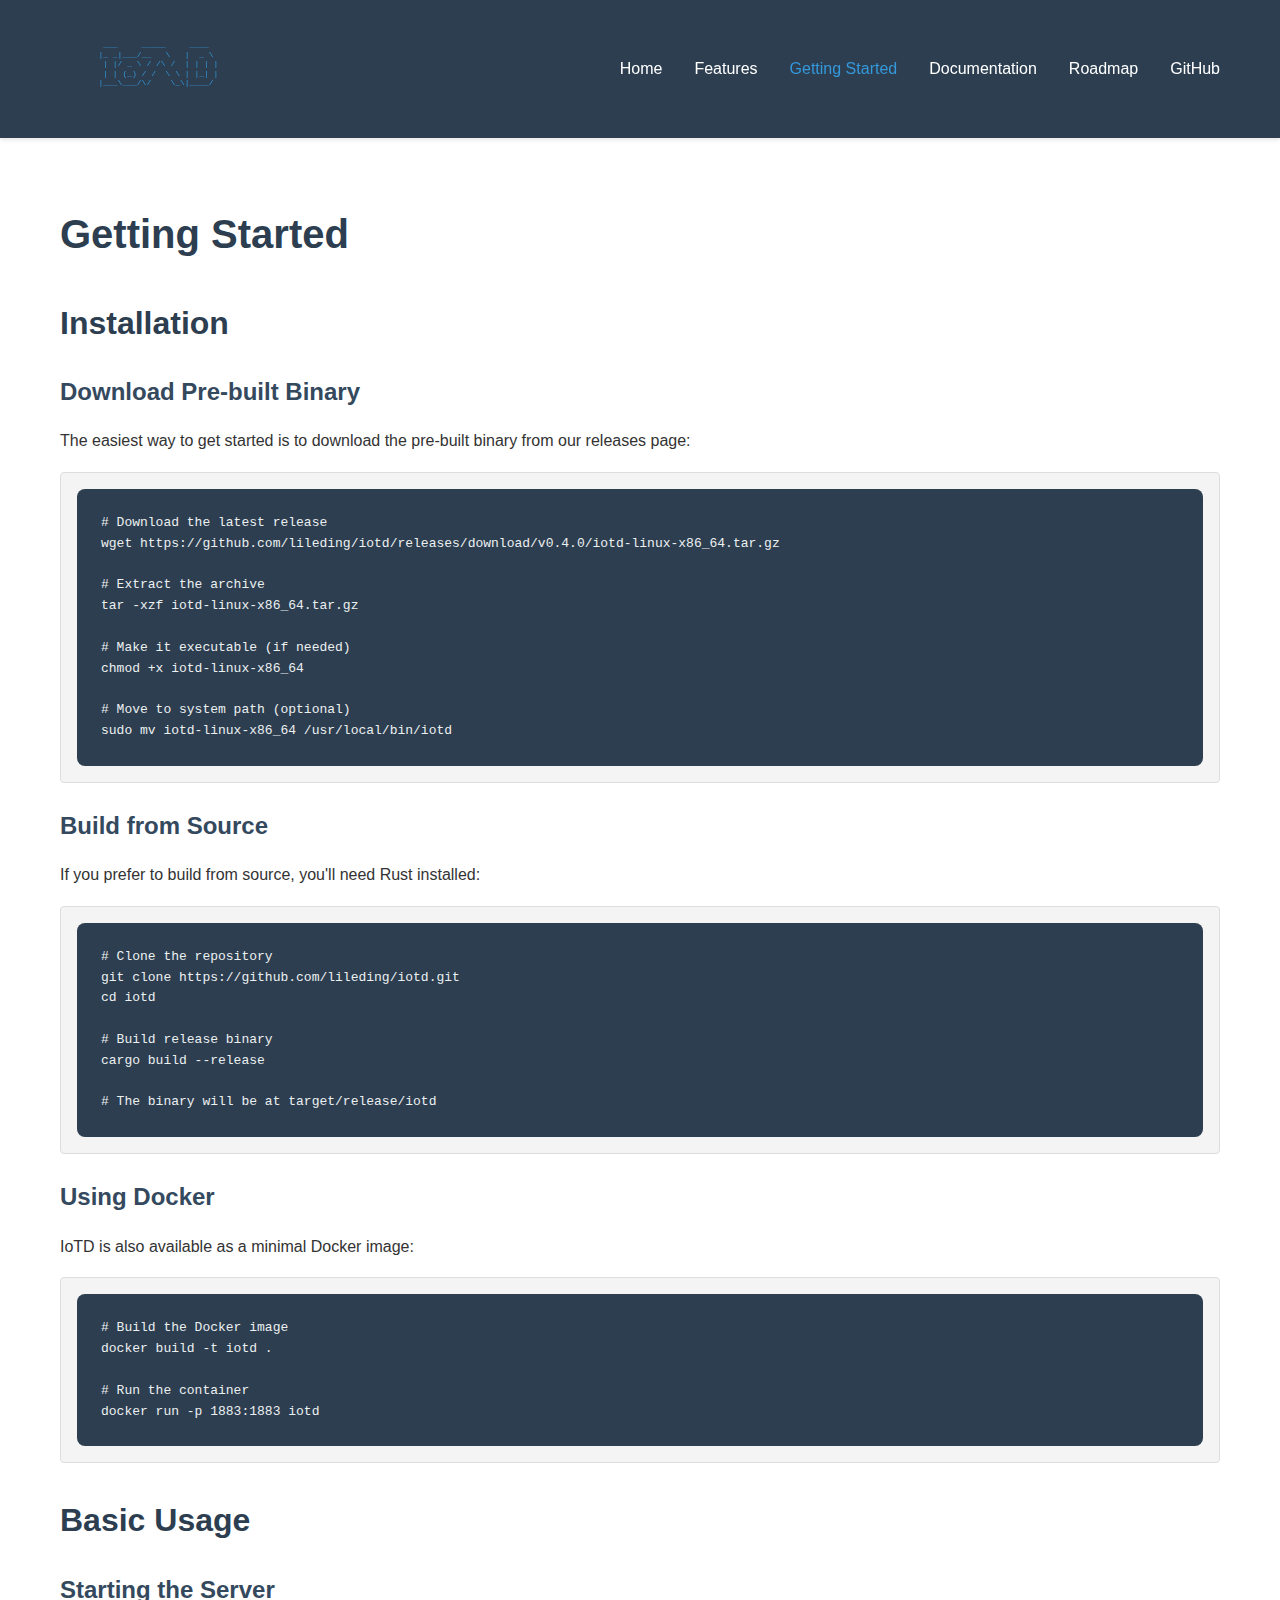
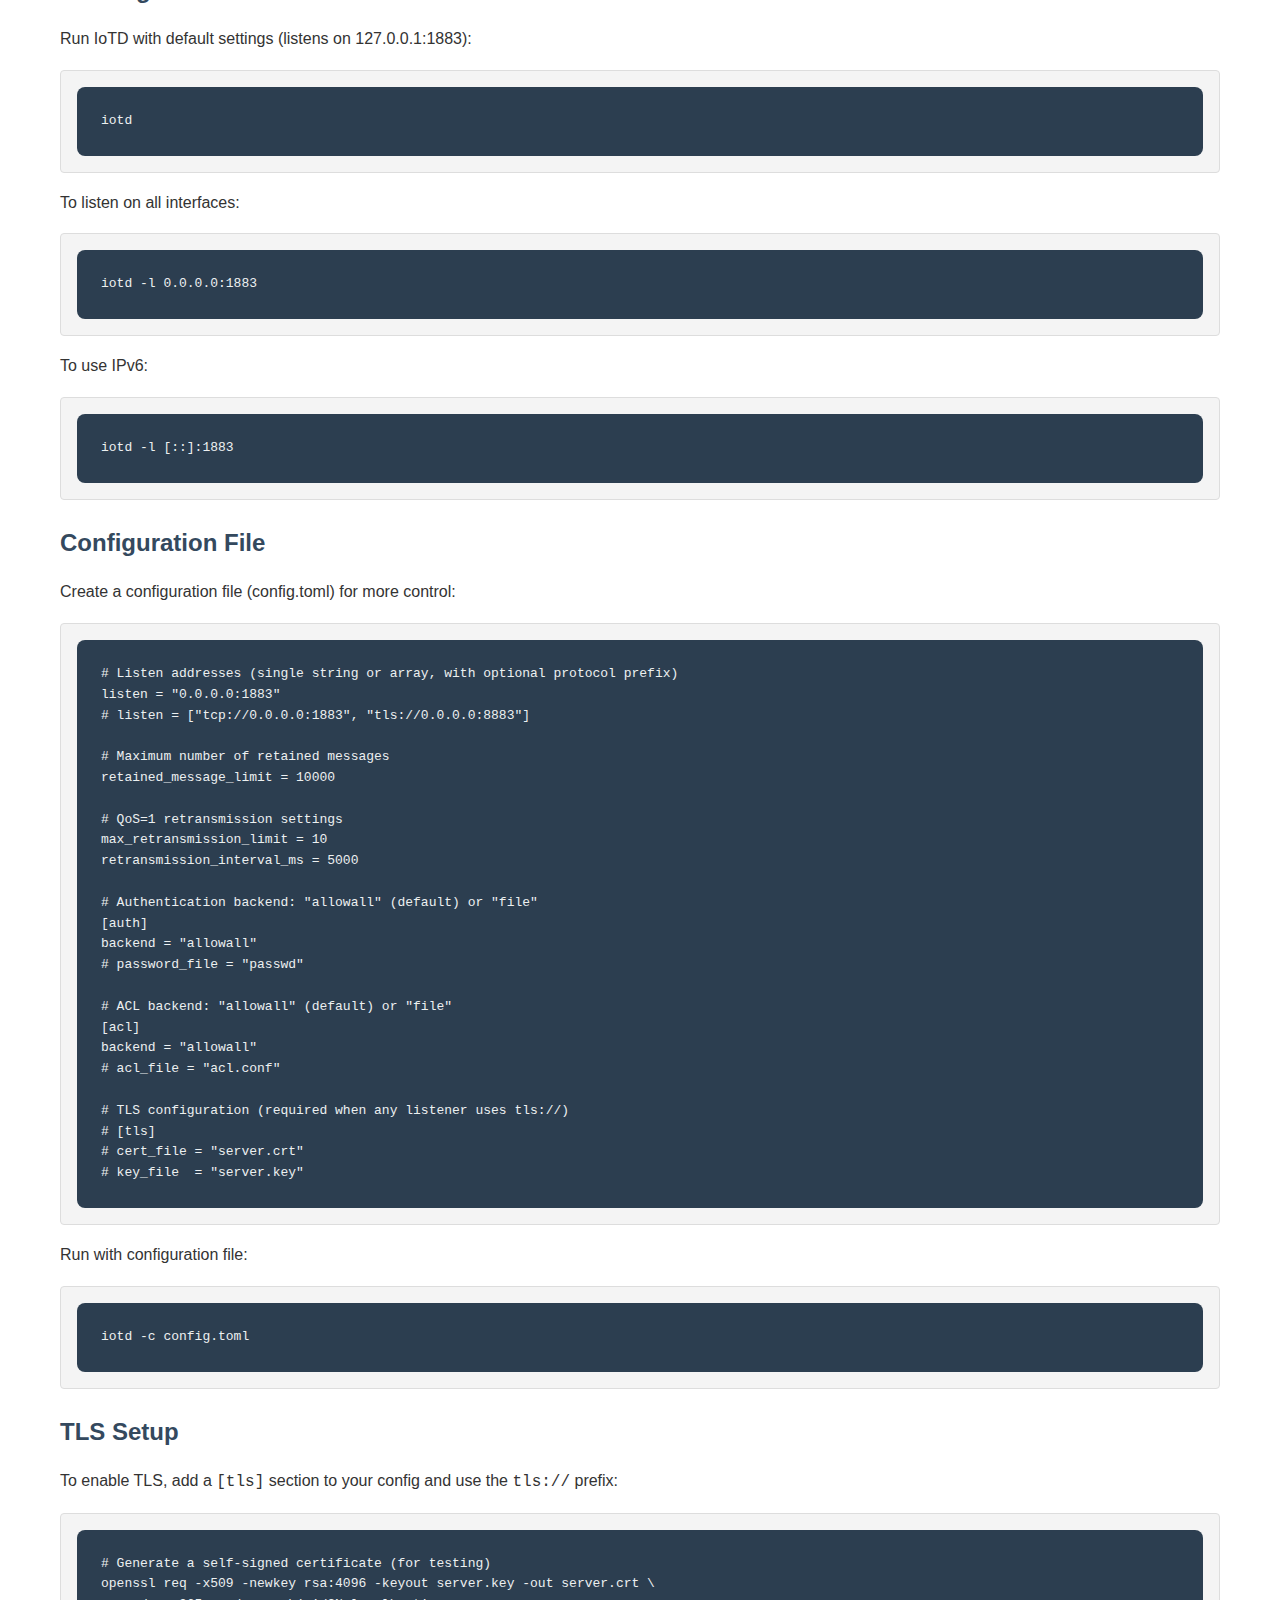
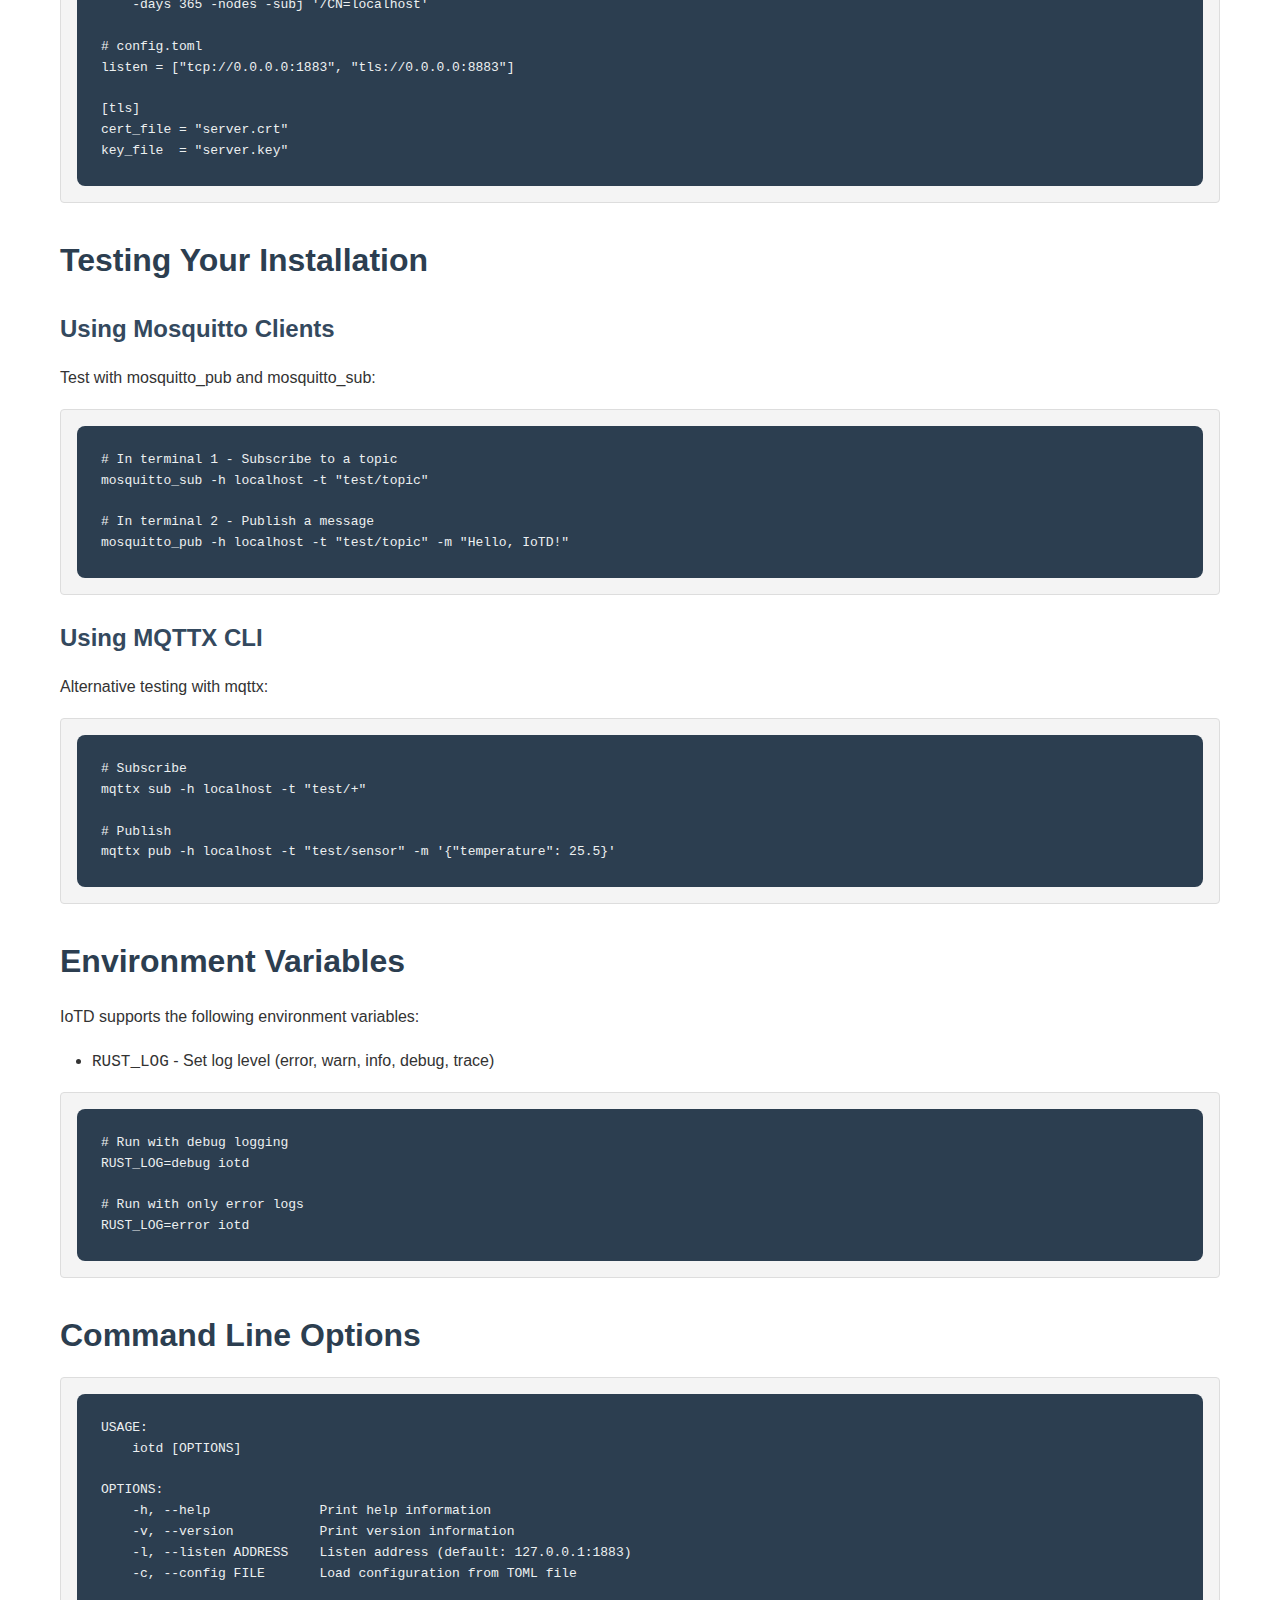
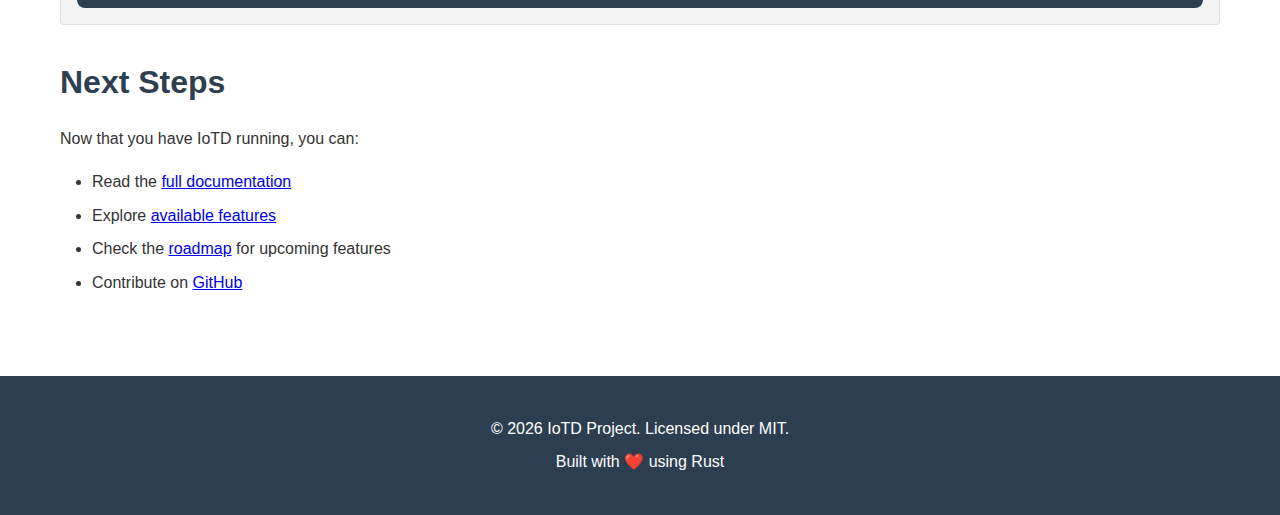
<file: docs/getting-started.html>
<!DOCTYPE html>
<html lang="en">
<head>
    <meta charset="UTF-8">
    <meta name="viewport" content="width=device-width, initial-scale=1.0">
    <title>Getting Started - IoTD</title>
    <link rel="stylesheet" href="style.css">
</head>
<body>
    <nav>
        <div class="nav-container">
            <div class="logo">
                <pre>
    ___     _____     ____  
   |_ _|___/__   \   |  _ \ 
    | |/ _ \ / /\ /  | | | |
    | | (_) / /  \ \ | |_| |
   |___\___/\/    \_\|____/ 
                </pre>
            </div>
            <ul>
                <li><a href="index.html">Home</a></li>
                <li><a href="features.html">Features</a></li>
                <li><a href="getting-started.html" class="active">Getting Started</a></li>
                <li><a href="documentation.html">Documentation</a></li>
                <li><a href="roadmap.html">Roadmap</a></li>
                <li><a href="https://github.com/lileding/iotd">GitHub</a></li>
            </ul>
        </div>
    </nav>

    <div class="content-page">
        <div class="container">
            <h1>Getting Started</h1>
            
            <h2>Installation</h2>
            
            <h3>Download Pre-built Binary</h3>
            <p>The easiest way to get started is to download the pre-built binary from our releases page:</p>
            <div class="code-block">
                <pre># Download the latest release
wget https://github.com/lileding/iotd/releases/download/v0.4.0/iotd-linux-x86_64.tar.gz

# Extract the archive
tar -xzf iotd-linux-x86_64.tar.gz

# Make it executable (if needed)
chmod +x iotd-linux-x86_64

# Move to system path (optional)
sudo mv iotd-linux-x86_64 /usr/local/bin/iotd</pre>
            </div>

            <h3>Build from Source</h3>
            <p>If you prefer to build from source, you'll need Rust installed:</p>
            <div class="code-block">
                <pre># Clone the repository
git clone https://github.com/lileding/iotd.git
cd iotd

# Build release binary
cargo build --release

# The binary will be at target/release/iotd</pre>
            </div>

            <h3>Using Docker</h3>
            <p>IoTD is also available as a minimal Docker image:</p>
            <div class="code-block">
                <pre># Build the Docker image
docker build -t iotd .

# Run the container
docker run -p 1883:1883 iotd</pre>
            </div>

            <h2>Basic Usage</h2>
            
            <h3>Starting the Server</h3>
            <p>Run IoTD with default settings (listens on 127.0.0.1:1883):</p>
            <div class="code-block">
                <pre>iotd</pre>
            </div>

            <p>To listen on all interfaces:</p>
            <div class="code-block">
                <pre>iotd -l 0.0.0.0:1883</pre>
            </div>

            <p>To use IPv6:</p>
            <div class="code-block">
                <pre>iotd -l [::]:1883</pre>
            </div>

            <h3>Configuration File</h3>
            <p>Create a configuration file (config.toml) for more control:</p>
            <div class="code-block">
                <pre># Listen addresses (single string or array, with optional protocol prefix)
listen = "0.0.0.0:1883"
# listen = ["tcp://0.0.0.0:1883", "tls://0.0.0.0:8883"]

# Maximum number of retained messages
retained_message_limit = 10000

# QoS=1 retransmission settings
max_retransmission_limit = 10
retransmission_interval_ms = 5000

# Authentication backend: "allowall" (default) or "file"
[auth]
backend = "allowall"
# password_file = "passwd"

# ACL backend: "allowall" (default) or "file"
[acl]
backend = "allowall"
# acl_file = "acl.conf"

# TLS configuration (required when any listener uses tls://)
# [tls]
# cert_file = "server.crt"
# key_file  = "server.key"</pre>
            </div>

            <p>Run with configuration file:</p>
            <div class="code-block">
                <pre>iotd -c config.toml</pre>
            </div>

            <h3>TLS Setup</h3>
            <p>To enable TLS, add a <code>[tls]</code> section to your config and use the <code>tls://</code> prefix:</p>
            <div class="code-block">
                <pre># Generate a self-signed certificate (for testing)
openssl req -x509 -newkey rsa:4096 -keyout server.key -out server.crt \
    -days 365 -nodes -subj '/CN=localhost'

# config.toml
listen = ["tcp://0.0.0.0:1883", "tls://0.0.0.0:8883"]

[tls]
cert_file = "server.crt"
key_file  = "server.key"</pre>
            </div>

            <h2>Testing Your Installation</h2>
            
            <h3>Using Mosquitto Clients</h3>
            <p>Test with mosquitto_pub and mosquitto_sub:</p>
            <div class="code-block">
                <pre># In terminal 1 - Subscribe to a topic
mosquitto_sub -h localhost -t "test/topic"

# In terminal 2 - Publish a message
mosquitto_pub -h localhost -t "test/topic" -m "Hello, IoTD!"</pre>
            </div>

            <h3>Using MQTTX CLI</h3>
            <p>Alternative testing with mqttx:</p>
            <div class="code-block">
                <pre># Subscribe
mqttx sub -h localhost -t "test/+"

# Publish
mqttx pub -h localhost -t "test/sensor" -m '{"temperature": 25.5}'</pre>
            </div>

            <h2>Environment Variables</h2>
            <p>IoTD supports the following environment variables:</p>
            <ul>
                <li><code>RUST_LOG</code> - Set log level (error, warn, info, debug, trace)</li>
            </ul>
            
            <div class="code-block">
                <pre># Run with debug logging
RUST_LOG=debug iotd

# Run with only error logs
RUST_LOG=error iotd</pre>
            </div>

            <h2>Command Line Options</h2>
            <div class="code-block">
                <pre>USAGE:
    iotd [OPTIONS]

OPTIONS:
    -h, --help              Print help information
    -v, --version           Print version information
    -l, --listen ADDRESS    Listen address (default: 127.0.0.1:1883)
    -c, --config FILE       Load configuration from TOML file</pre>
            </div>

            <h2>Next Steps</h2>
            <p>Now that you have IoTD running, you can:</p>
            <ul>
                <li>Read the <a href="documentation.html">full documentation</a></li>
                <li>Explore <a href="features.html">available features</a></li>
                <li>Check the <a href="roadmap.html">roadmap</a> for upcoming features</li>
                <li>Contribute on <a href="https://github.com/lileding/iotd">GitHub</a></li>
            </ul>
        </div>
    </div>

    <footer>
        <div class="container">
            <p>&copy; 2026 IoTD Project. Licensed under MIT.</p>
            <p>Built with ❤️ using Rust</p>
        </div>
    </footer>
</body>
</html>
</file>
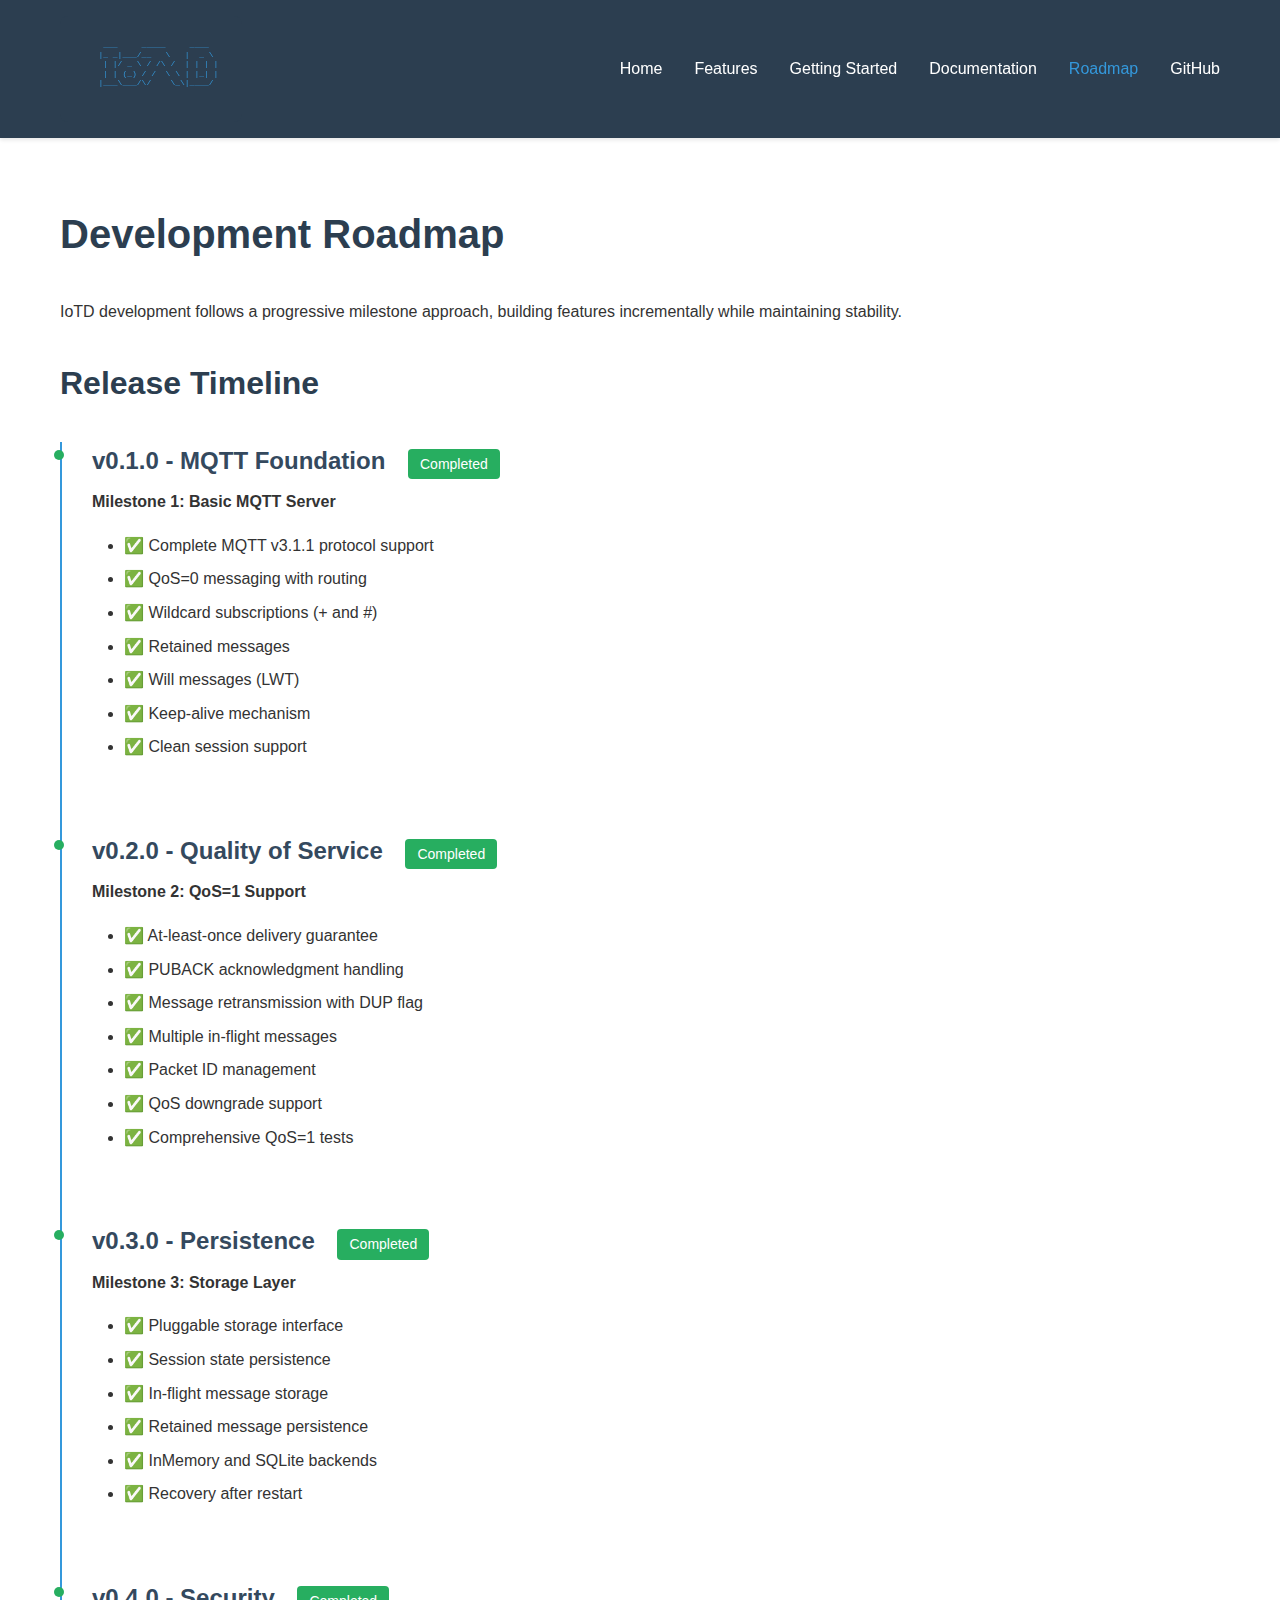
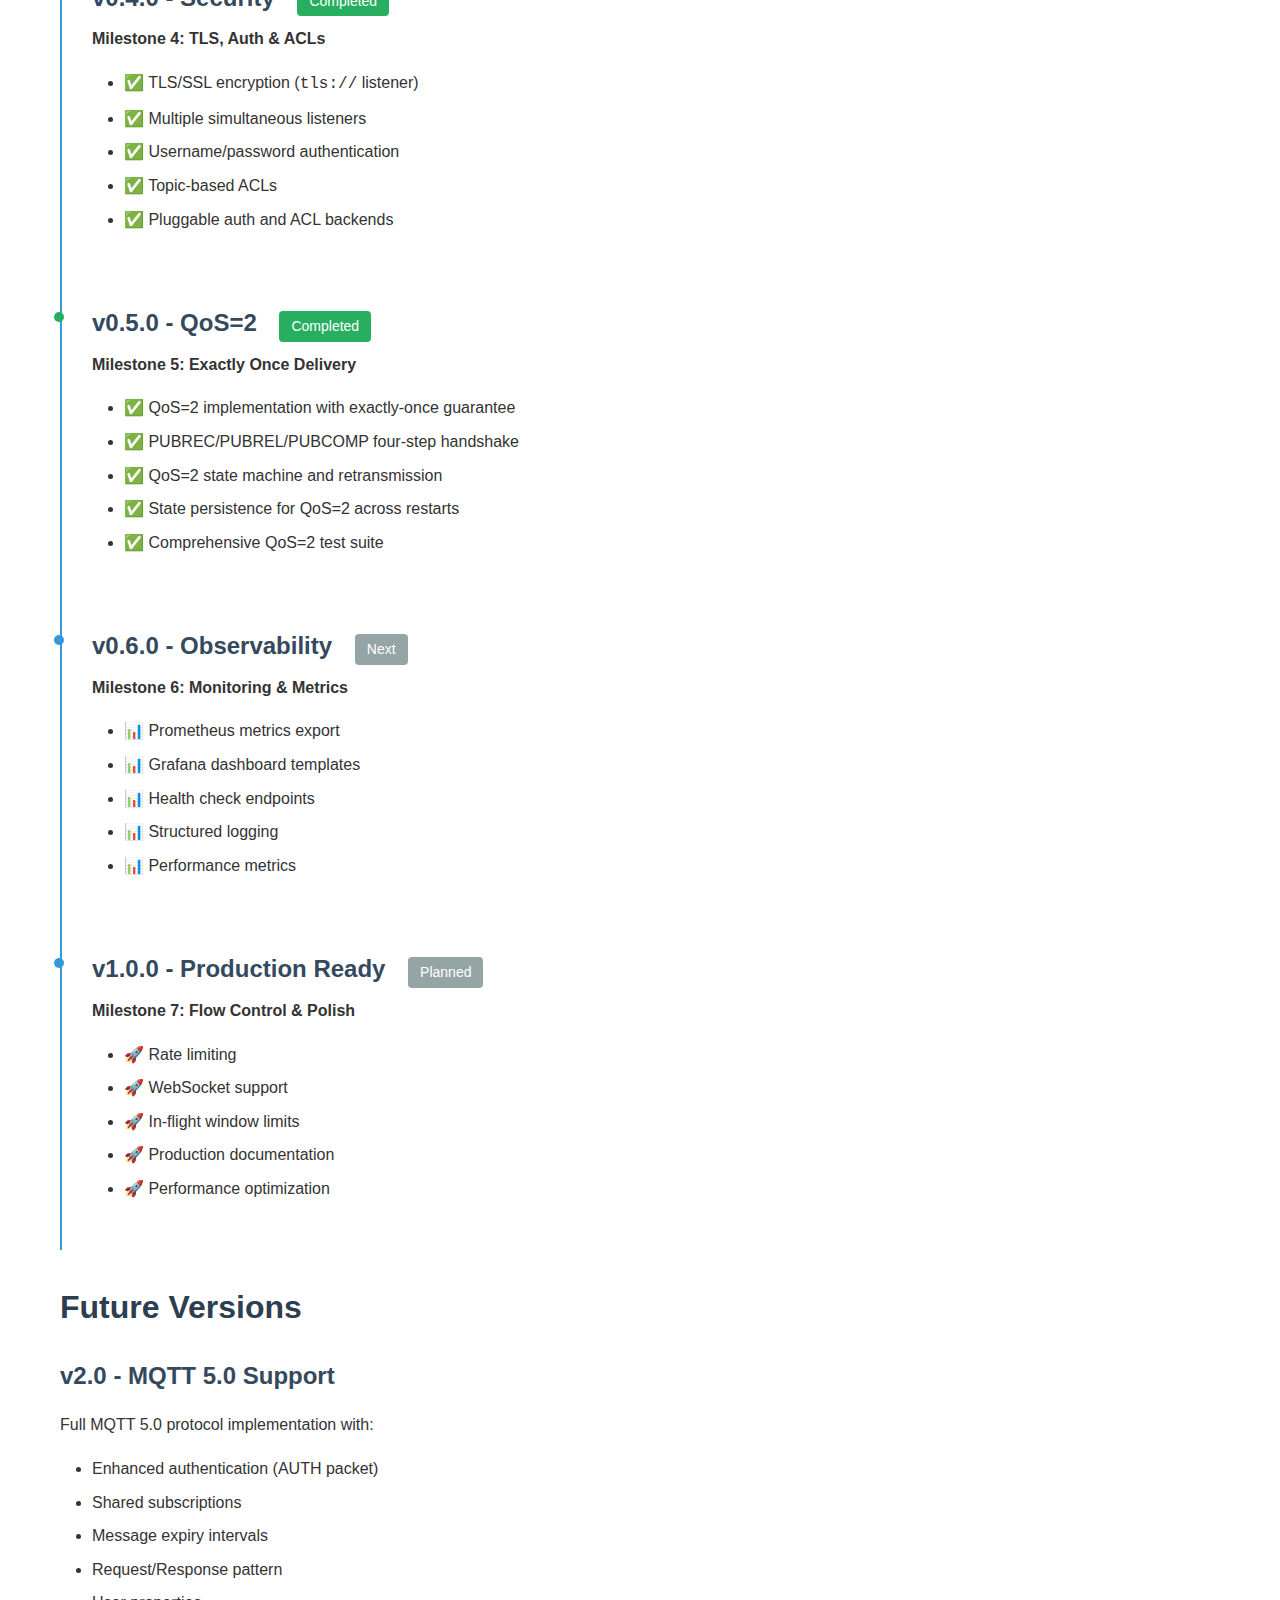
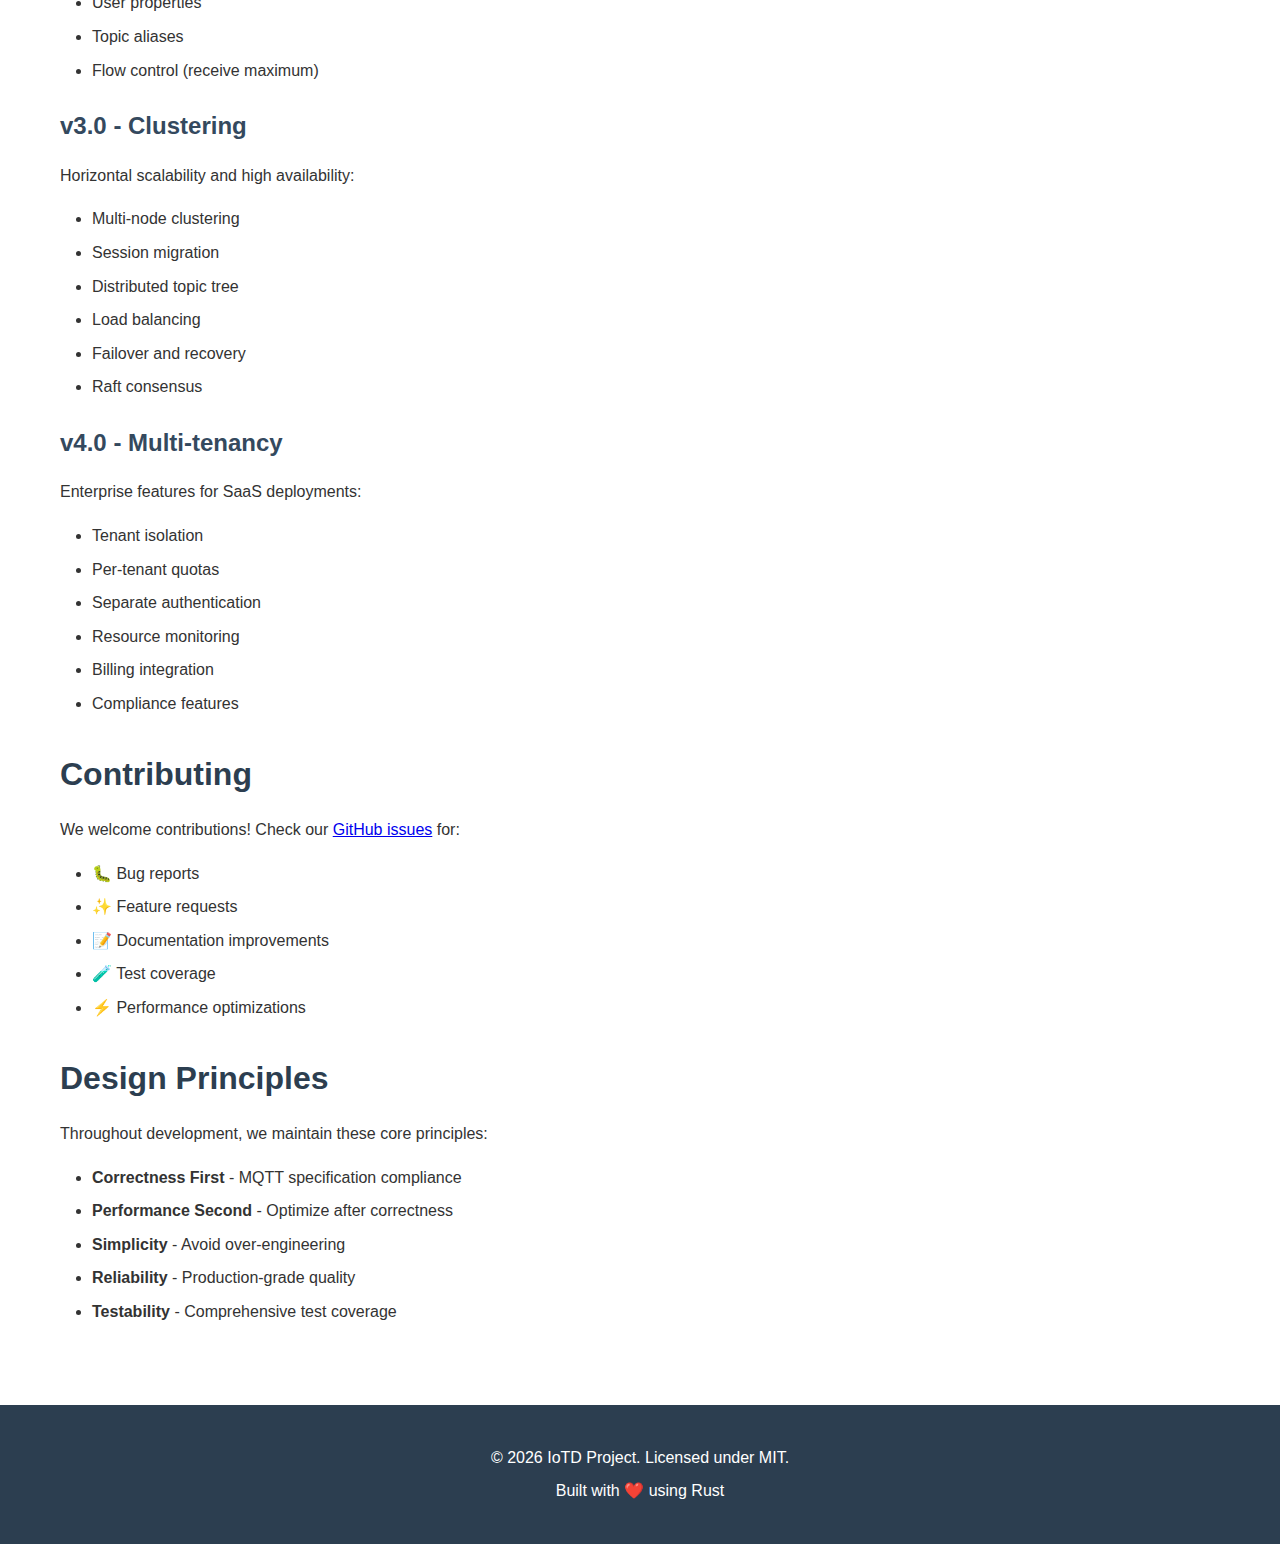
<file: docs/roadmap.html>
<!DOCTYPE html>
<html lang="en">
<head>
    <meta charset="UTF-8">
    <meta name="viewport" content="width=device-width, initial-scale=1.0">
    <title>Roadmap - IoTD</title>
    <link rel="stylesheet" href="style.css">
</head>
<body>
    <nav>
        <div class="nav-container">
            <div class="logo">
                <pre>
    ___     _____     ____  
   |_ _|___/__   \   |  _ \ 
    | |/ _ \ / /\ /  | | | |
    | | (_) / /  \ \ | |_| |
   |___\___/\/    \_\|____/ 
                </pre>
            </div>
            <ul>
                <li><a href="index.html">Home</a></li>
                <li><a href="features.html">Features</a></li>
                <li><a href="getting-started.html">Getting Started</a></li>
                <li><a href="documentation.html">Documentation</a></li>
                <li><a href="roadmap.html" class="active">Roadmap</a></li>
                <li><a href="https://github.com/lileding/iotd">GitHub</a></li>
            </ul>
        </div>
    </nav>

    <div class="content-page">
        <div class="container">
            <h1>Development Roadmap</h1>
            <p>IoTD development follows a progressive milestone approach, building features incrementally while maintaining stability.</p>
            
            <h2>Release Timeline</h2>
            
            <div class="timeline">
                <div class="timeline-item completed">
                    <h3>v0.1.0 - MQTT Foundation <span class="status completed">Completed</span></h3>
                    <p><strong>Milestone 1: Basic MQTT Server</strong></p>
                    <ul>
                        <li>✅ Complete MQTT v3.1.1 protocol support</li>
                        <li>✅ QoS=0 messaging with routing</li>
                        <li>✅ Wildcard subscriptions (+ and #)</li>
                        <li>✅ Retained messages</li>
                        <li>✅ Will messages (LWT)</li>
                        <li>✅ Keep-alive mechanism</li>
                        <li>✅ Clean session support</li>
                    </ul>
                </div>

                <div class="timeline-item completed">
                    <h3>v0.2.0 - Quality of Service <span class="status completed">Completed</span></h3>
                    <p><strong>Milestone 2: QoS=1 Support</strong></p>
                    <ul>
                        <li>✅ At-least-once delivery guarantee</li>
                        <li>✅ PUBACK acknowledgment handling</li>
                        <li>✅ Message retransmission with DUP flag</li>
                        <li>✅ Multiple in-flight messages</li>
                        <li>✅ Packet ID management</li>
                        <li>✅ QoS downgrade support</li>
                        <li>✅ Comprehensive QoS=1 tests</li>
                    </ul>
                </div>

                <div class="timeline-item completed">
                    <h3>v0.3.0 - Persistence <span class="status completed">Completed</span></h3>
                    <p><strong>Milestone 3: Storage Layer</strong></p>
                    <ul>
                        <li>✅ Pluggable storage interface</li>
                        <li>✅ Session state persistence</li>
                        <li>✅ In-flight message storage</li>
                        <li>✅ Retained message persistence</li>
                        <li>✅ InMemory and SQLite backends</li>
                        <li>✅ Recovery after restart</li>
                    </ul>
                </div>

                <div class="timeline-item completed">
                    <h3>v0.4.0 - Security <span class="status completed">Completed</span></h3>
                    <p><strong>Milestone 4: TLS, Auth & ACLs</strong></p>
                    <ul>
                        <li>✅ TLS/SSL encryption (<code>tls://</code> listener)</li>
                        <li>✅ Multiple simultaneous listeners</li>
                        <li>✅ Username/password authentication</li>
                        <li>✅ Topic-based ACLs</li>
                        <li>✅ Pluggable auth and ACL backends</li>
                    </ul>
                </div>

                <div class="timeline-item completed">
                    <h3>v0.5.0 - QoS=2 <span class="status completed">Completed</span></h3>
                    <p><strong>Milestone 5: Exactly Once Delivery</strong></p>
                    <ul>
                        <li>✅ QoS=2 implementation with exactly-once guarantee</li>
                        <li>✅ PUBREC/PUBREL/PUBCOMP four-step handshake</li>
                        <li>✅ QoS=2 state machine and retransmission</li>
                        <li>✅ State persistence for QoS=2 across restarts</li>
                        <li>✅ Comprehensive QoS=2 test suite</li>
                    </ul>
                </div>

                <div class="timeline-item">
                    <h3>v0.6.0 - Observability <span class="status planned">Next</span></h3>
                    <p><strong>Milestone 6: Monitoring & Metrics</strong></p>
                    <ul>
                        <li>📊 Prometheus metrics export</li>
                        <li>📊 Grafana dashboard templates</li>
                        <li>📊 Health check endpoints</li>
                        <li>📊 Structured logging</li>
                        <li>📊 Performance metrics</li>
                    </ul>
                </div>

                <div class="timeline-item">
                    <h3>v1.0.0 - Production Ready <span class="status planned">Planned</span></h3>
                    <p><strong>Milestone 7: Flow Control & Polish</strong></p>
                    <ul>
                        <li>🚀 Rate limiting</li>
                        <li>🚀 WebSocket support</li>
                        <li>🚀 In-flight window limits</li>
                        <li>🚀 Production documentation</li>
                        <li>🚀 Performance optimization</li>
                    </ul>
                </div>
            </div>

            <h2>Future Versions</h2>
            
            <h3>v2.0 - MQTT 5.0 Support</h3>
            <p>Full MQTT 5.0 protocol implementation with:</p>
            <ul>
                <li>Enhanced authentication (AUTH packet)</li>
                <li>Shared subscriptions</li>
                <li>Message expiry intervals</li>
                <li>Request/Response pattern</li>
                <li>User properties</li>
                <li>Topic aliases</li>
                <li>Flow control (receive maximum)</li>
            </ul>

            <h3>v3.0 - Clustering</h3>
            <p>Horizontal scalability and high availability:</p>
            <ul>
                <li>Multi-node clustering</li>
                <li>Session migration</li>
                <li>Distributed topic tree</li>
                <li>Load balancing</li>
                <li>Failover and recovery</li>
                <li>Raft consensus</li>
            </ul>

            <h3>v4.0 - Multi-tenancy</h3>
            <p>Enterprise features for SaaS deployments:</p>
            <ul>
                <li>Tenant isolation</li>
                <li>Per-tenant quotas</li>
                <li>Separate authentication</li>
                <li>Resource monitoring</li>
                <li>Billing integration</li>
                <li>Compliance features</li>
            </ul>

            <h2>Contributing</h2>
            <p>We welcome contributions! Check our <a href="https://github.com/lileding/iotd/issues">GitHub issues</a> for:</p>
            <ul>
                <li>🐛 Bug reports</li>
                <li>✨ Feature requests</li>
                <li>📝 Documentation improvements</li>
                <li>🧪 Test coverage</li>
                <li>⚡ Performance optimizations</li>
            </ul>

            <h2>Design Principles</h2>
            <p>Throughout development, we maintain these core principles:</p>
            <ul>
                <li><strong>Correctness First</strong> - MQTT specification compliance</li>
                <li><strong>Performance Second</strong> - Optimize after correctness</li>
                <li><strong>Simplicity</strong> - Avoid over-engineering</li>
                <li><strong>Reliability</strong> - Production-grade quality</li>
                <li><strong>Testability</strong> - Comprehensive test coverage</li>
            </ul>
        </div>
    </div>

    <footer>
        <div class="container">
            <p>&copy; 2026 IoTD Project. Licensed under MIT.</p>
            <p>Built with ❤️ using Rust</p>
        </div>
    </footer>
</body>
</html>
</file>
<file: docs/style.css>
/* Global Styles */
* {
    margin: 0;
    padding: 0;
    box-sizing: border-box;
}

body {
    font-family: -apple-system, BlinkMacSystemFont, 'Segoe UI', Roboto, Oxygen, Ubuntu, Cantarell, sans-serif;
    line-height: 1.6;
    color: #333;
    background-color: #f8f9fa;
}

.container {
    max-width: 1200px;
    margin: 0 auto;
    padding: 0 20px;
}

/* Navigation */
nav {
    background-color: #2c3e50;
    color: white;
    padding: 1rem 0;
    position: sticky;
    top: 0;
    z-index: 1000;
    box-shadow: 0 2px 4px rgba(0,0,0,0.1);
}

.nav-container {
    max-width: 1200px;
    margin: 0 auto;
    padding: 0 20px;
    display: flex;
    justify-content: space-between;
    align-items: center;
}

.logo pre {
    font-size: 0.5rem;
    line-height: 0.6rem;
    margin: 0;
    color: #3498db;
}

nav ul {
    list-style: none;
    display: flex;
    gap: 2rem;
}

nav a {
    color: white;
    text-decoration: none;
    transition: color 0.3s;
}

nav a:hover, nav a.active {
    color: #3498db;
}

/* Hero Section */
.hero {
    background: linear-gradient(135deg, #2c3e50 0%, #3498db 100%);
    color: white;
    padding: 6rem 0;
    text-align: center;
}

.hero h1 {
    font-size: 3rem;
    margin-bottom: 1rem;
}

.tagline {
    font-size: 1.5rem;
    margin-bottom: 1rem;
    color: #ecf0f1;
}

.description {
    font-size: 1.1rem;
    max-width: 600px;
    margin: 0 auto 2rem;
    color: #ecf0f1;
}

/* Buttons */
.cta-buttons {
    display: flex;
    gap: 1rem;
    justify-content: center;
    flex-wrap: wrap;
}

.btn {
    padding: 0.75rem 2rem;
    text-decoration: none;
    border-radius: 4px;
    display: inline-block;
    transition: transform 0.2s, box-shadow 0.2s;
    font-weight: 500;
}

.btn:hover {
    transform: translateY(-2px);
    box-shadow: 0 4px 8px rgba(0,0,0,0.2);
}

.btn-primary {
    background-color: #e74c3c;
    color: white;
}

.btn-secondary {
    background-color: transparent;
    color: white;
    border: 2px solid white;
}

.btn-small {
    padding: 0.5rem 1rem;
    font-size: 0.9rem;
}

/* Feature Grid */
.features-overview {
    padding: 4rem 0;
    background-color: white;
}

.features-overview h2 {
    text-align: center;
    font-size: 2.5rem;
    margin-bottom: 3rem;
    color: #2c3e50;
}

.feature-grid {
    display: grid;
    grid-template-columns: repeat(auto-fit, minmax(250px, 1fr));
    gap: 2rem;
}

.feature-card {
    background-color: #f8f9fa;
    padding: 2rem;
    border-radius: 8px;
    text-align: center;
    transition: transform 0.2s;
}

.feature-card:hover {
    transform: translateY(-5px);
    box-shadow: 0 4px 12px rgba(0,0,0,0.1);
}

.feature-card h3 {
    font-size: 1.5rem;
    margin-bottom: 1rem;
    color: #2c3e50;
}

/* Quick Start Section */
.quick-start {
    padding: 4rem 0;
    background-color: #f8f9fa;
}

.quick-start h2 {
    text-align: center;
    font-size: 2.5rem;
    margin-bottom: 2rem;
    color: #2c3e50;
}

pre {
    background-color: #2c3e50;
    color: #ecf0f1;
    padding: 1.5rem;
    border-radius: 8px;
    overflow-x: auto;
}

code {
    font-family: 'Courier New', Courier, monospace;
}

/* Latest Release Section */
.latest-release {
    padding: 4rem 0;
    background-color: white;
}

.latest-release h2 {
    text-align: center;
    font-size: 2.5rem;
    margin-bottom: 2rem;
    color: #2c3e50;
}

.release-info {
    background-color: #e8f4f8;
    padding: 2rem;
    border-radius: 8px;
    border-left: 4px solid #3498db;
}

.release-info h3 {
    color: #2c3e50;
    margin-bottom: 1rem;
}

.release-info ul {
    margin: 1rem 0 1.5rem 2rem;
}

/* Footer */
footer {
    background-color: #2c3e50;
    color: white;
    text-align: center;
    padding: 2rem 0;
}

footer p {
    margin: 0.5rem 0;
}

/* Responsive */
@media (max-width: 768px) {
    nav ul {
        flex-direction: column;
        gap: 1rem;
    }
    
    .hero h1 {
        font-size: 2rem;
    }
    
    .tagline {
        font-size: 1.2rem;
    }
    
    .feature-grid {
        grid-template-columns: 1fr;
    }
}

/* Additional Pages Styles */
.content-page {
    background-color: white;
    padding: 4rem 0;
    min-height: calc(100vh - 200px);
}

.content-page h1 {
    font-size: 2.5rem;
    color: #2c3e50;
    margin-bottom: 2rem;
}

.content-page h2 {
    font-size: 2rem;
    color: #2c3e50;
    margin: 2rem 0 1rem;
}

.content-page h3 {
    font-size: 1.5rem;
    color: #34495e;
    margin: 1.5rem 0 1rem;
}

.content-page p {
    margin-bottom: 1rem;
    line-height: 1.8;
}

.content-page ul {
    margin: 1rem 0 1rem 2rem;
}

.content-page li {
    margin-bottom: 0.5rem;
}

/* Code blocks for documentation */
.code-block {
    background-color: #f4f4f4;
    border: 1px solid #ddd;
    border-radius: 4px;
    padding: 1rem;
    margin: 1rem 0;
    overflow-x: auto;
}

/* Feature list */
.feature-list {
    list-style: none;
    margin: 0;
    padding: 0;
}

.feature-list li {
    padding: 0.5rem 0;
    border-bottom: 1px solid #eee;
}

.feature-list li:last-child {
    border-bottom: none;
}

/* Roadmap timeline */
.timeline {
    position: relative;
    padding-left: 2rem;
    margin: 2rem 0;
}

.timeline::before {
    content: '';
    position: absolute;
    left: 0;
    top: 0;
    bottom: 0;
    width: 2px;
    background-color: #3498db;
}

.timeline-item {
    position: relative;
    padding-bottom: 2rem;
}

.timeline-item::before {
    content: '';
    position: absolute;
    left: -2.4rem;
    top: 0.5rem;
    width: 10px;
    height: 10px;
    background-color: #3498db;
    border-radius: 50%;
}

.timeline-item.completed::before {
    background-color: #27ae60;
}

.timeline-item h3 {
    margin-bottom: 0.5rem;
}

.timeline-item .status {
    display: inline-block;
    padding: 0.25rem 0.75rem;
    border-radius: 4px;
    font-size: 0.875rem;
    font-weight: 500;
    margin-left: 1rem;
}

.status.completed {
    background-color: #27ae60;
    color: white;
}

.status.in-progress {
    background-color: #f39c12;
    color: white;
}

.status.planned {
    background-color: #95a5a6;
    color: white;
}
</file>
